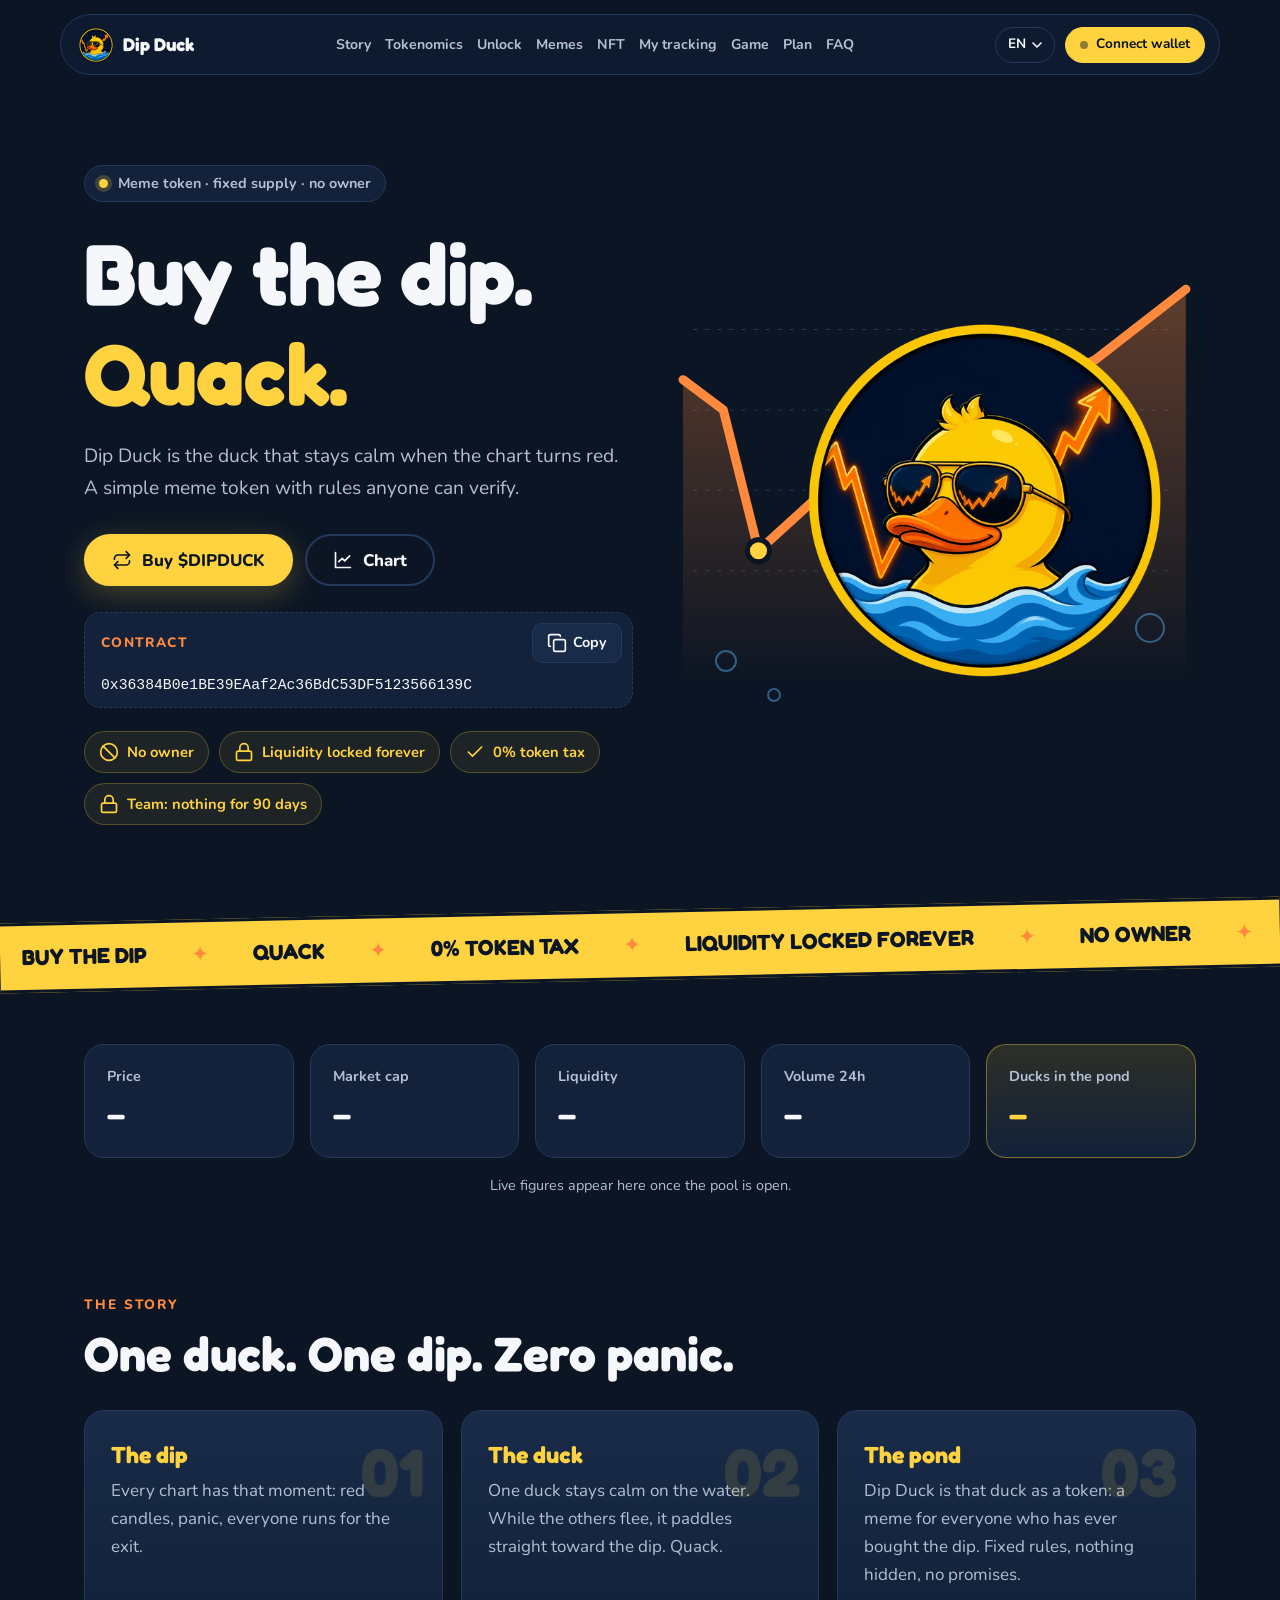
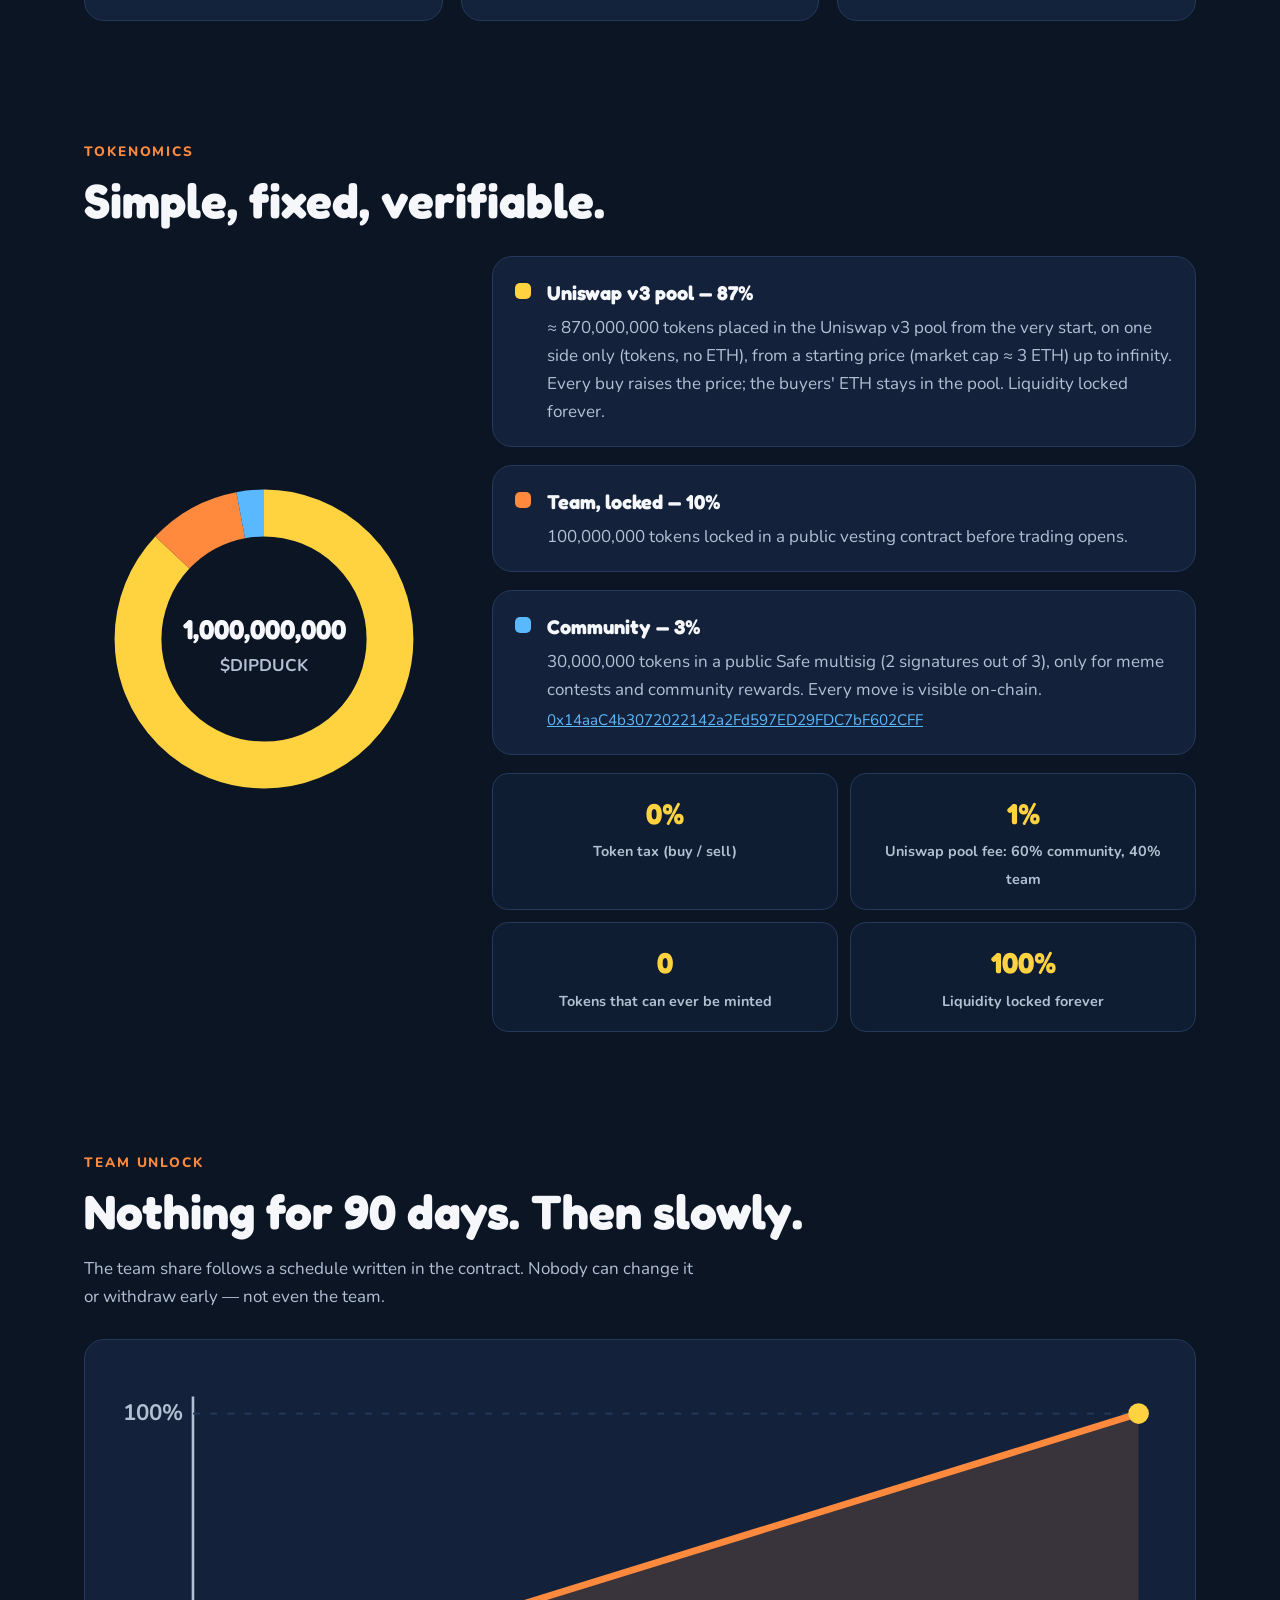
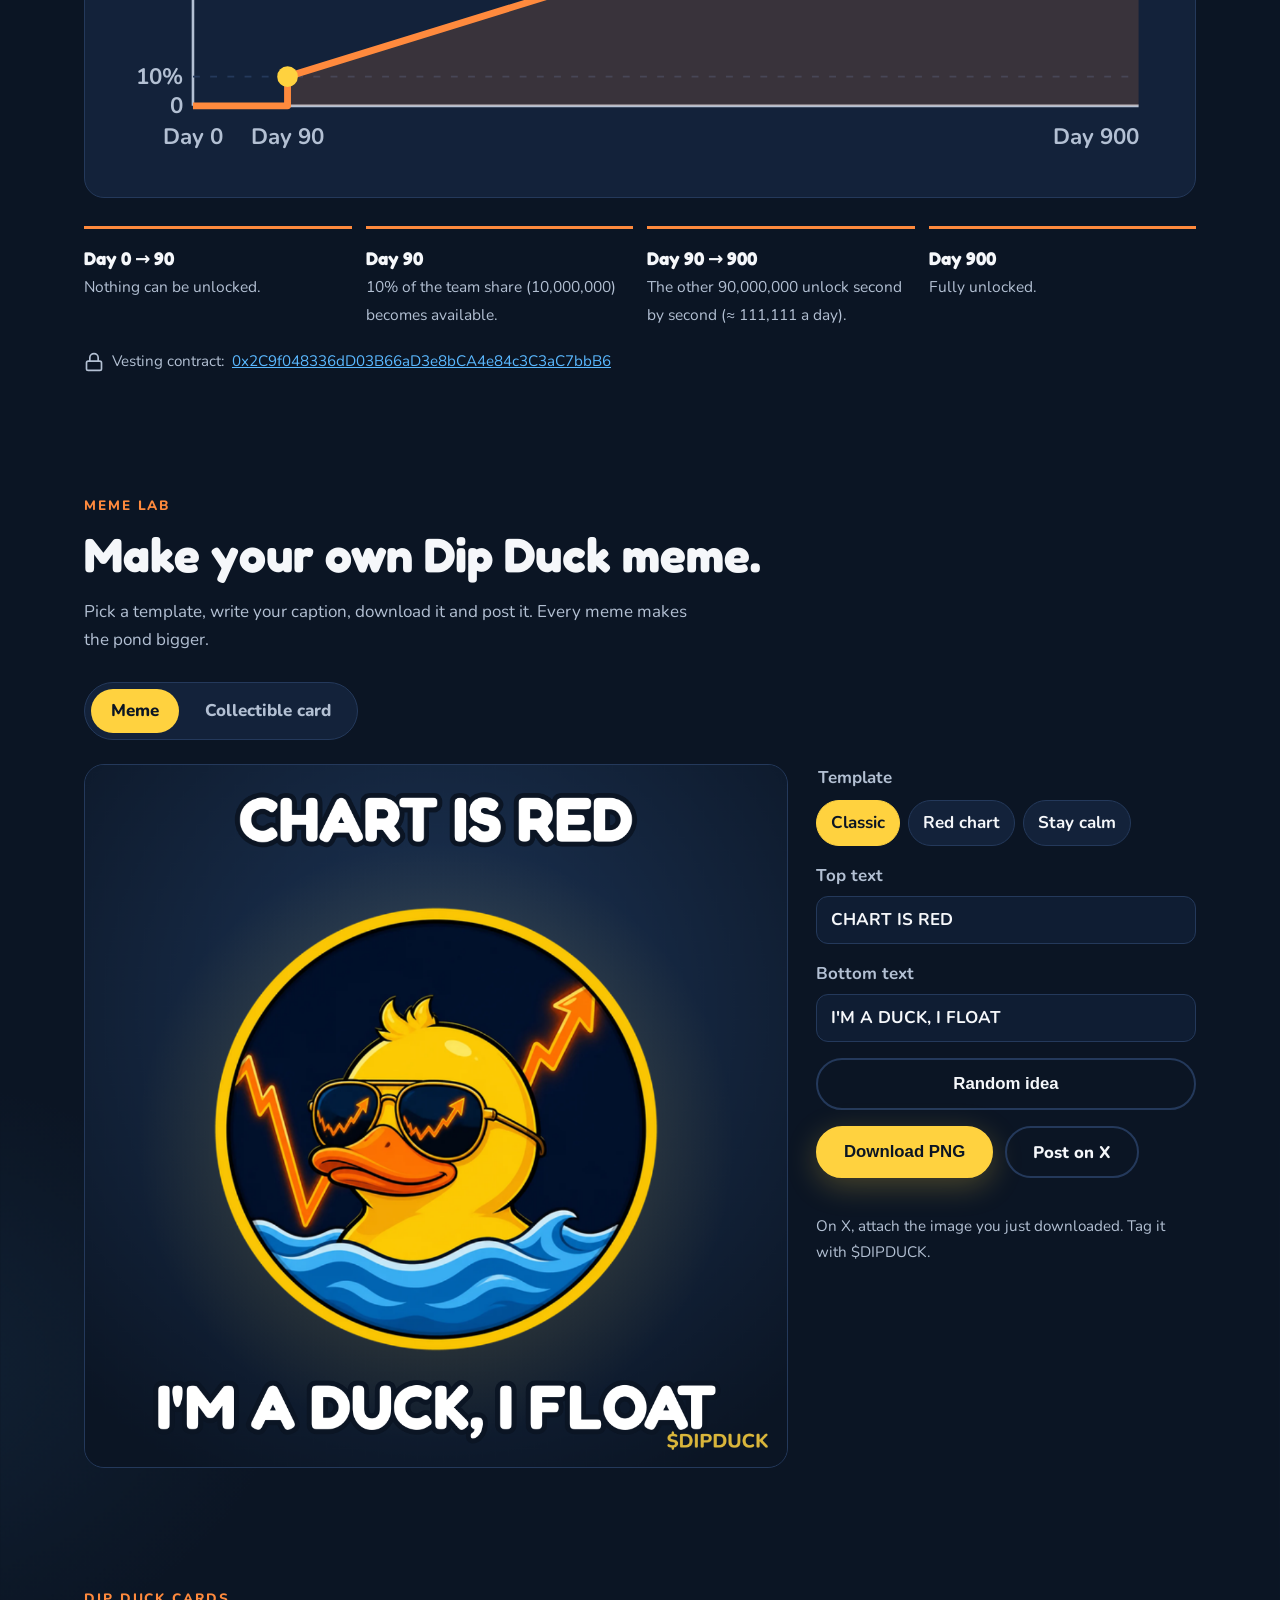
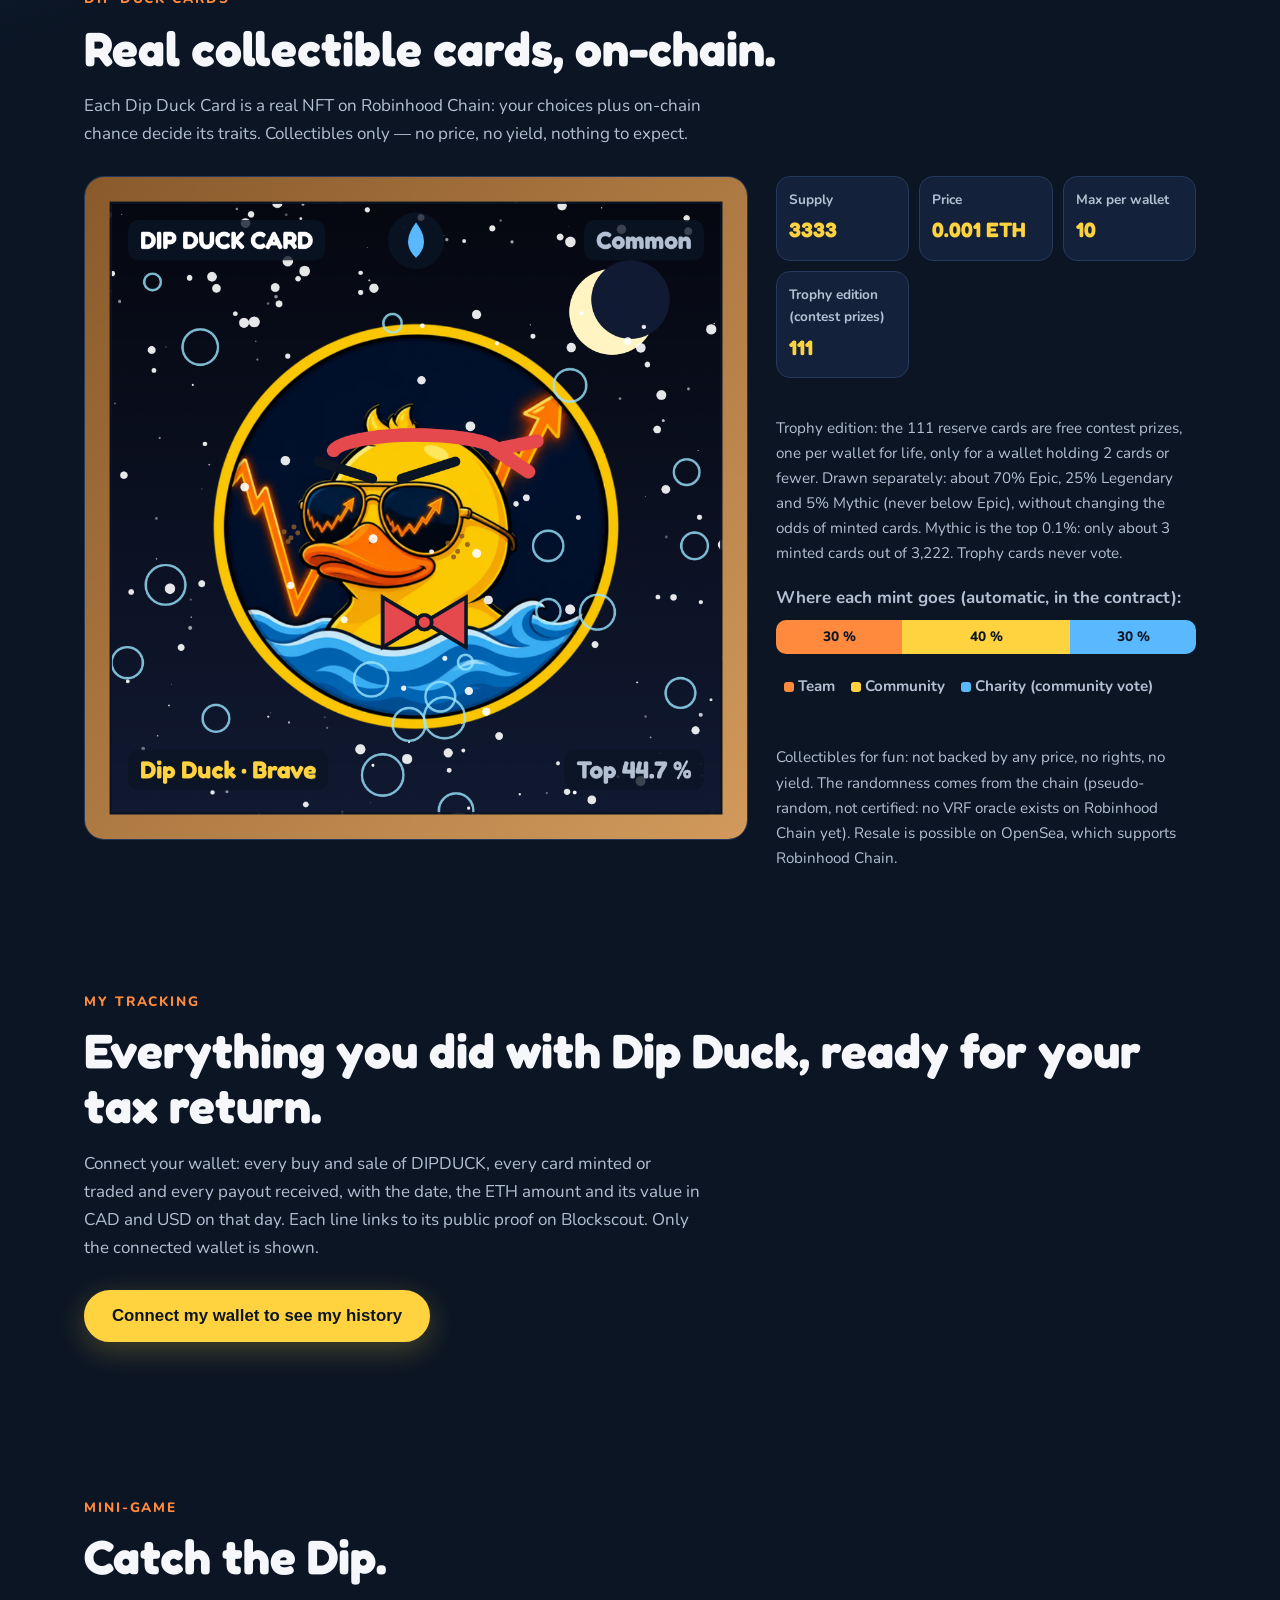
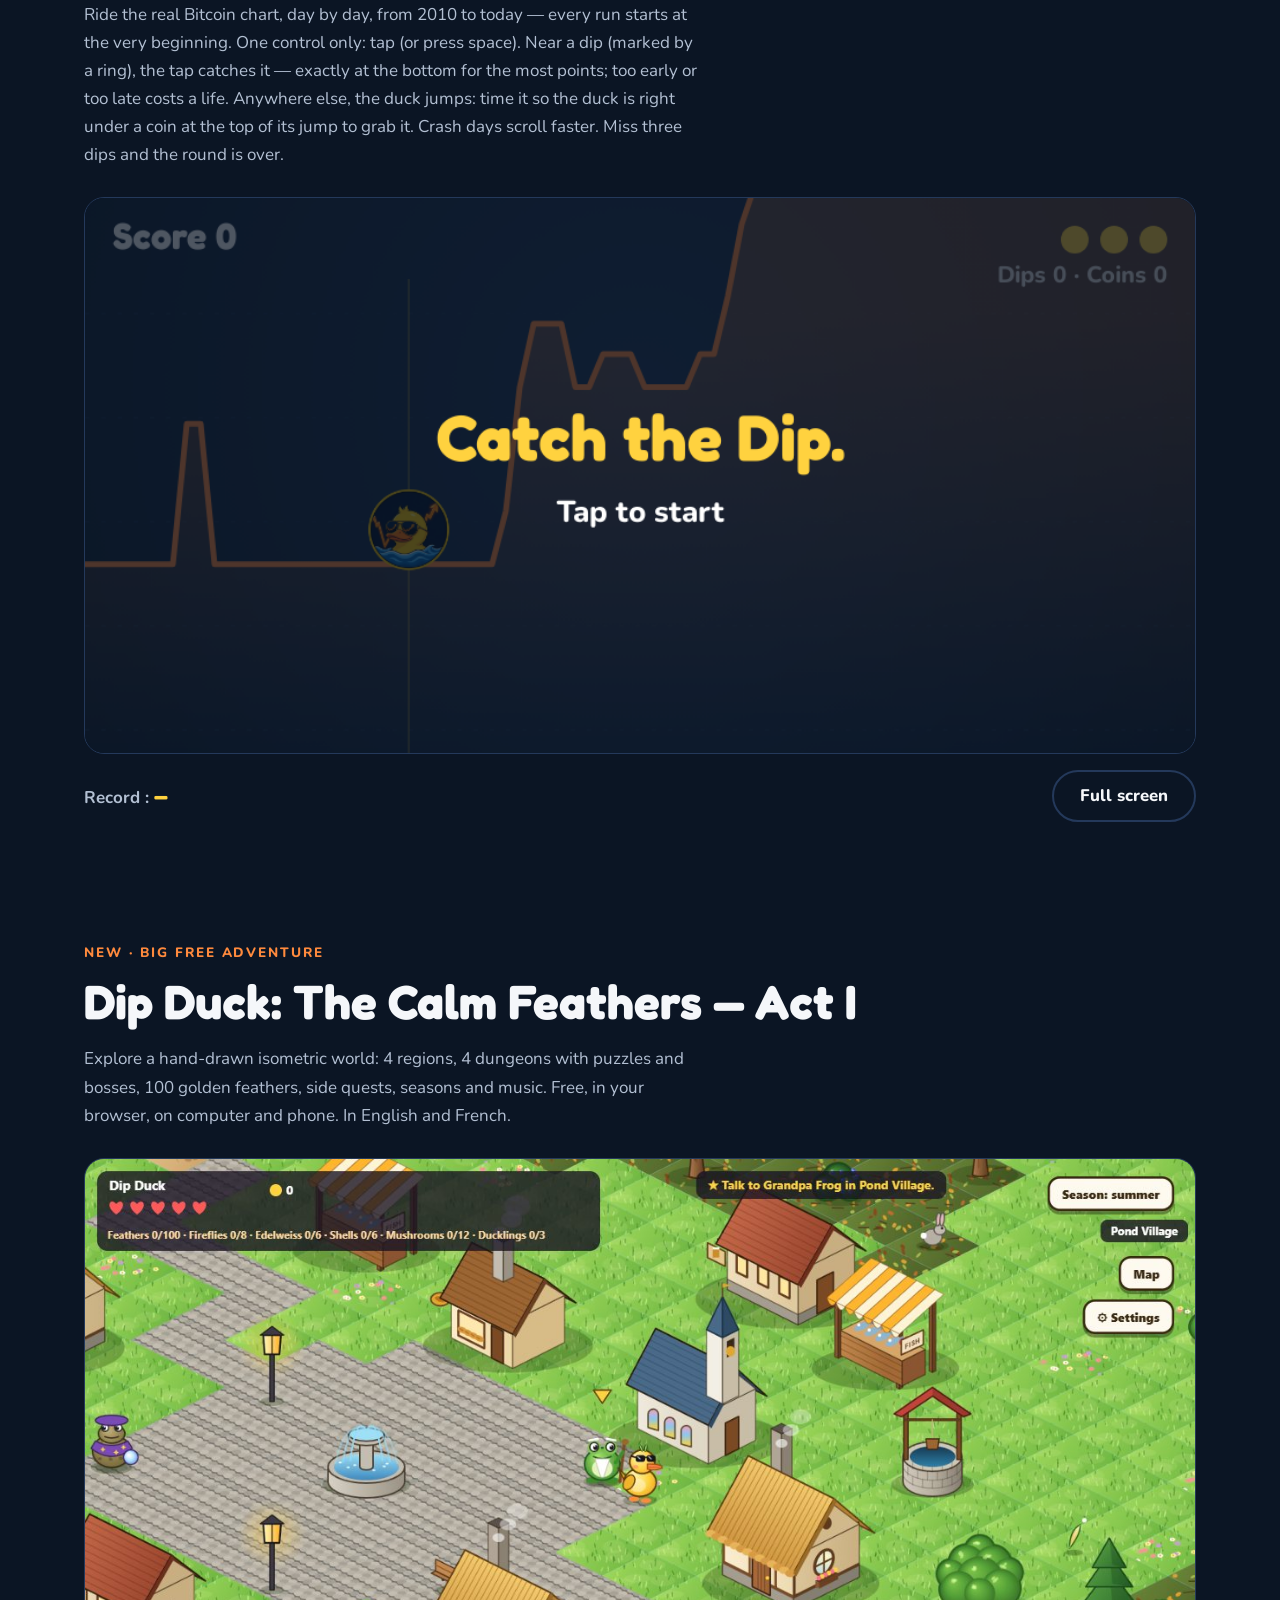
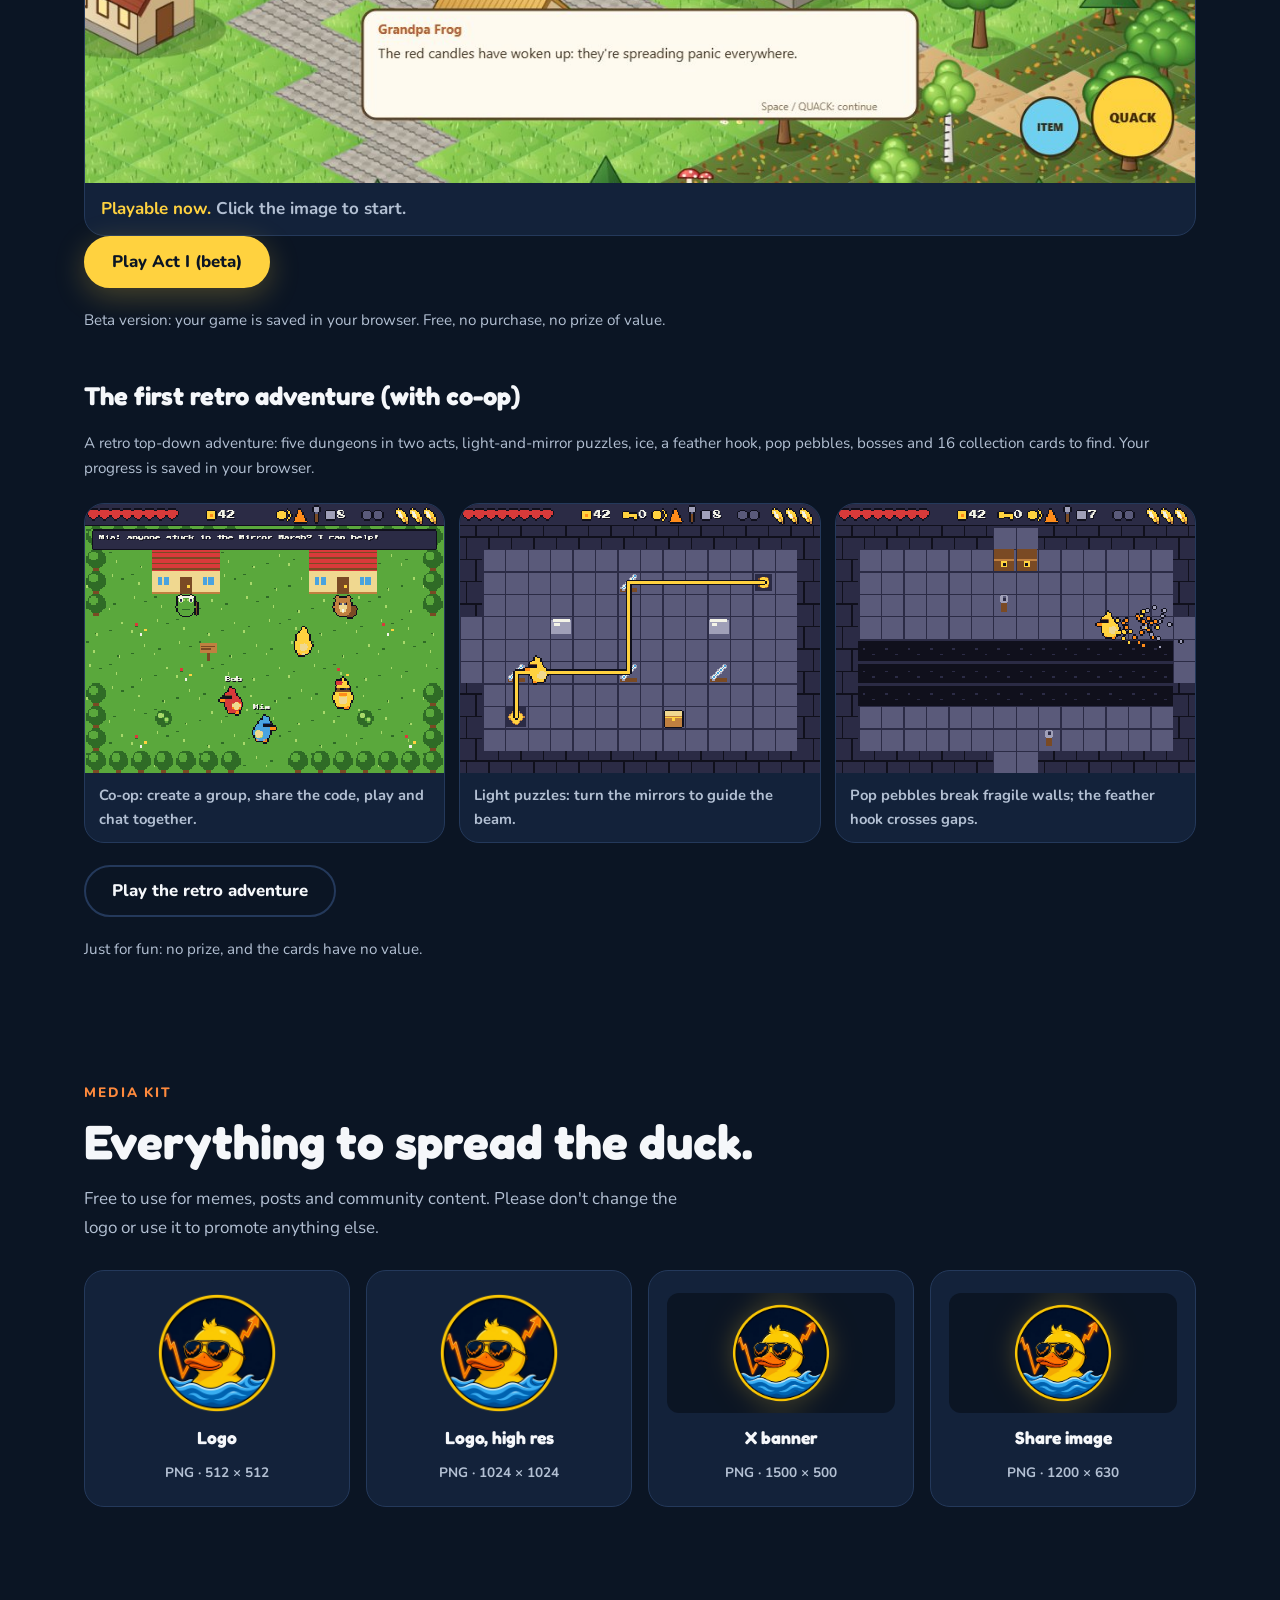
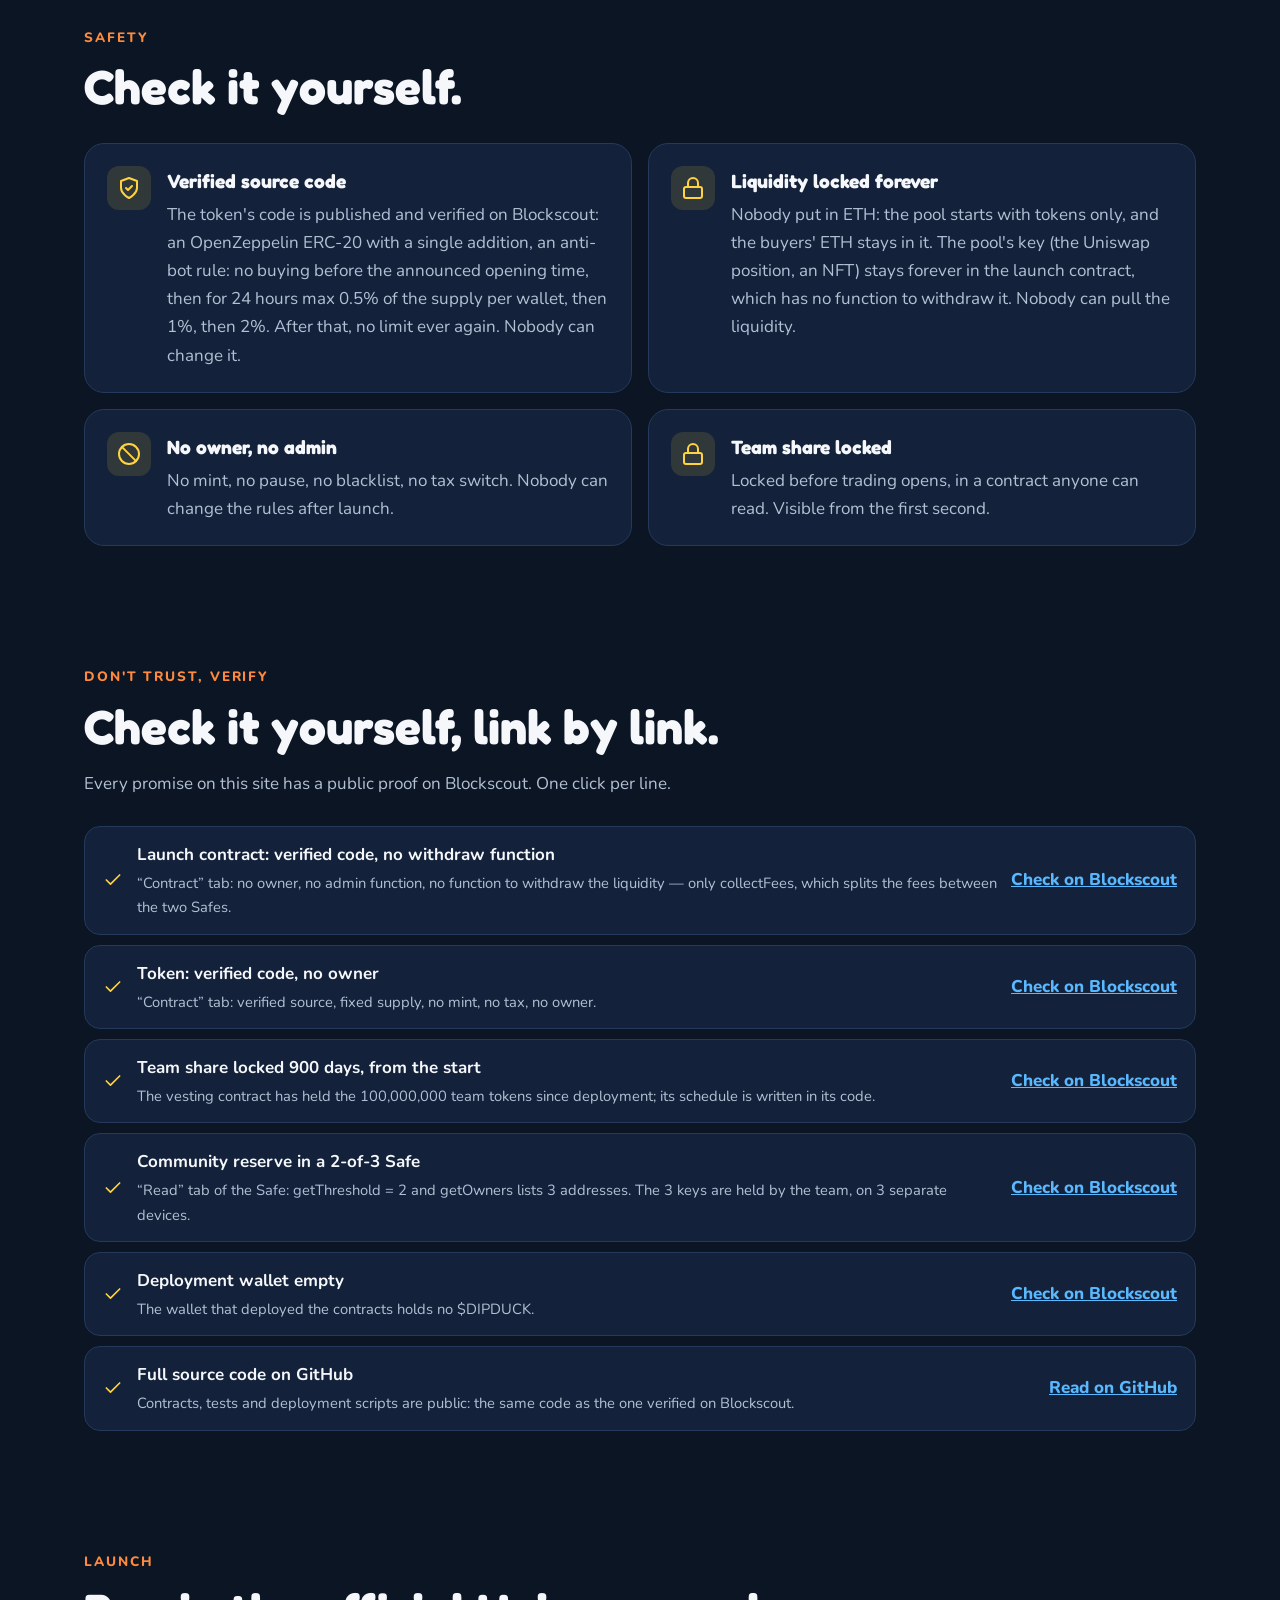
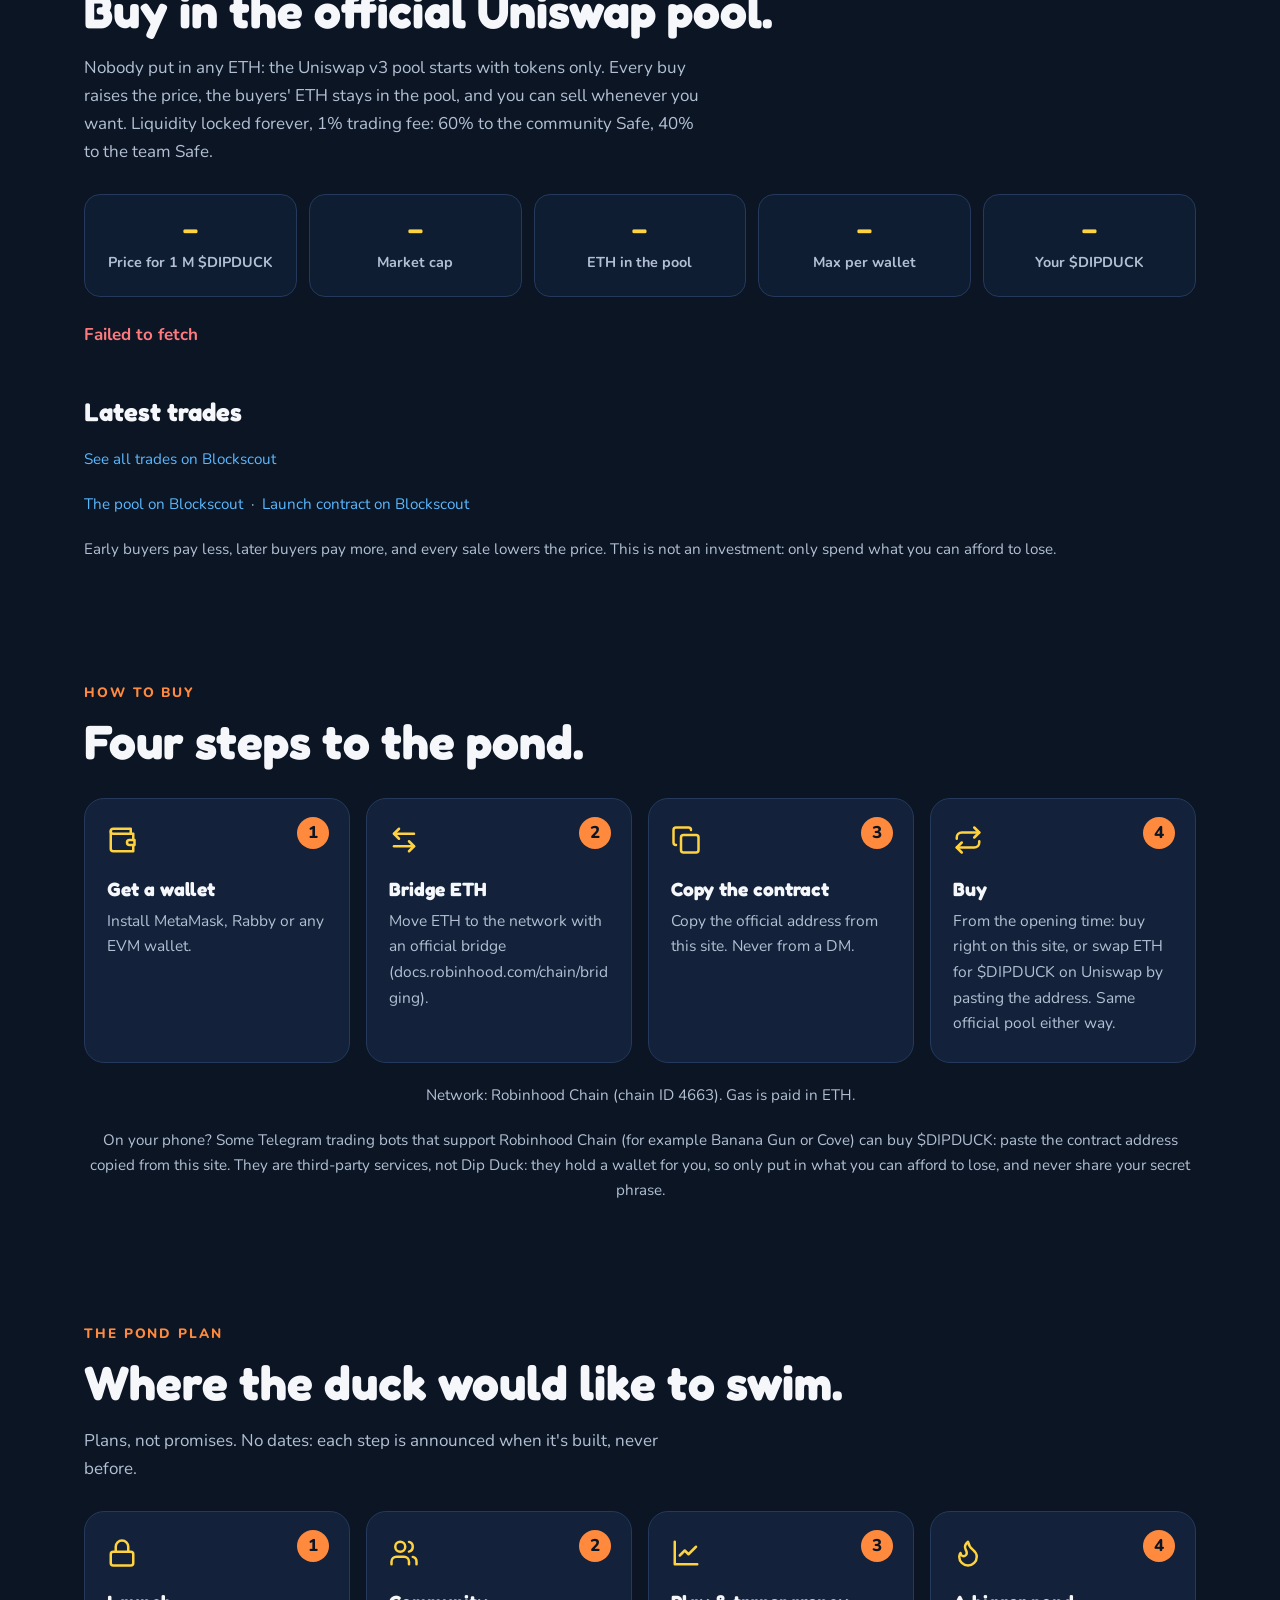
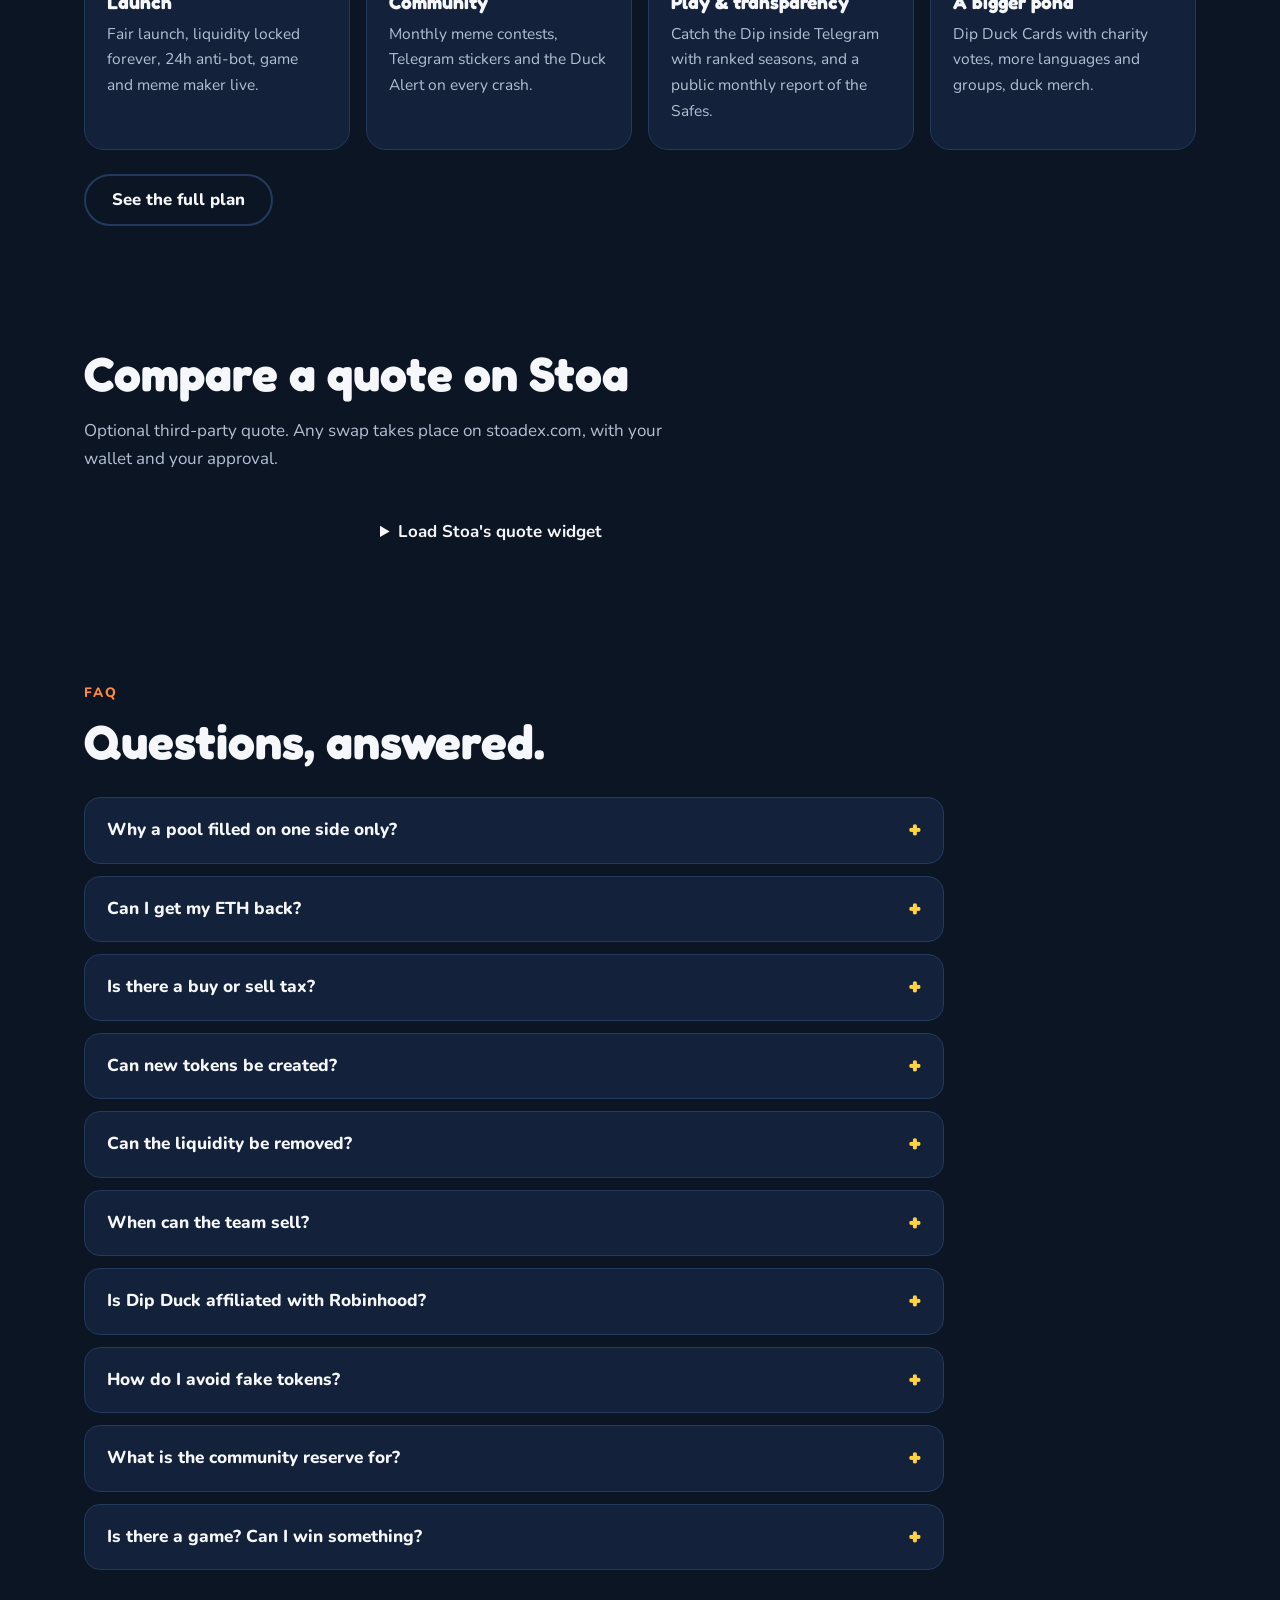
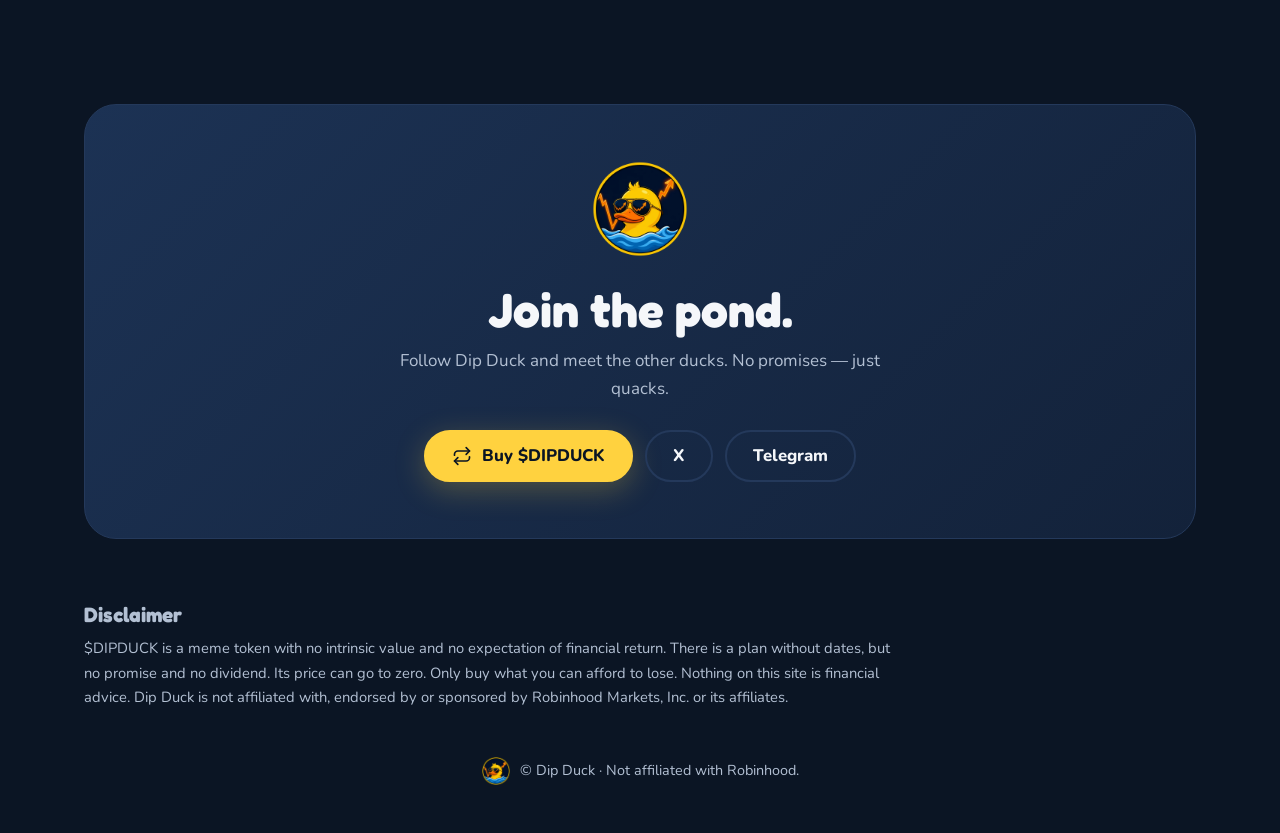
<file: public/index.html>
<!DOCTYPE html>
<html lang="en">
<head>
  <meta charset="utf-8">
  <meta name="viewport" content="width=device-width, initial-scale=1">
  <title>Dip Duck ($DIPDUCK) — Buy the dip. Quack.</title>
  <meta name="description" content="Dip Duck ($DIPDUCK) — a meme token. Fixed supply, no owner, no token tax, liquidity locked forever, team share locked. Not affiliated with Robinhood.">
  <meta property="og:title" content="Dip Duck ($DIPDUCK)">
  <meta property="og:description" content="The duck that buys every dip. Fixed supply, no owner, no token tax, liquidity locked forever.">
  <meta property="og:url" content="https://dipduck.xyz/">
  <meta property="og:image" content="https://dipduck.xyz/og-image.png">
  <meta name="twitter:card" content="summary_large_image">
  <meta name="twitter:site" content="@DipDuckToken">
  <meta name="twitter:image" content="https://dipduck.xyz/og-image.png">
  <link rel="canonical" href="https://dipduck.xyz/">
  <meta name="theme-color" content="#0B1524">
  <link rel="icon" href="favicon-48.png" type="image/png">
  <link rel="apple-touch-icon" href="apple-touch-icon.png">
  <link rel="preconnect" href="https://fonts.googleapis.com">
  <link rel="preconnect" href="https://fonts.gstatic.com" crossorigin>
  <link rel="stylesheet" href="https://fonts.googleapis.com/css2?family=Fredoka:wght@500;600;700&family=Nunito:wght@400;600;700;800&display=swap">
  <link rel="stylesheet" href="style.css?v=20261116b">
</head>
<body>
  <!-- Icônes (style Lucide), réutilisées avec <use> -->
  <svg width="0" height="0" style="position:absolute" aria-hidden="true">
    <defs>
      <symbol id="i-check" viewBox="0 0 24 24"><path d="M20 6 9 17l-5-5"/></symbol>
      <symbol id="i-lock" viewBox="0 0 24 24"><rect x="3" y="11" width="18" height="11" rx="2"/><path d="M7 11V7a5 5 0 0 1 10 0v4"/></symbol>
      <symbol id="i-flame" viewBox="0 0 24 24"><path d="M8.5 14.5A2.5 2.5 0 0 0 11 12c0-1.38-.5-2-1-3-1.072-2.143-.224-4.054 2-6 .5 2.5 2 4.9 4 6.5 2 1.6 3 3.5 3 5.5a7 7 0 1 1-14 0c0-1.153.433-2.294 1-3a2.5 2.5 0 0 0 2.5 2.5z"/></symbol>
      <symbol id="i-shield" viewBox="0 0 24 24"><path d="M12 22s8-4 8-10V5l-8-3-8 3v7c0 6 8 10 8 10z"/><path d="m9 12 2 2 4-4"/></symbol>
      <symbol id="i-ban" viewBox="0 0 24 24"><circle cx="12" cy="12" r="10"/><path d="m4.9 4.9 14.2 14.2"/></symbol>
      <symbol id="i-wallet" viewBox="0 0 24 24"><path d="M21 12V7H5a2 2 0 0 1 0-4h14v4"/><path d="M3 5v14a2 2 0 0 0 2 2h16v-5"/><path d="M18 12a2 2 0 0 0 0 4h4v-4Z"/></symbol>
      <symbol id="i-bridge" viewBox="0 0 24 24"><path d="M8 3 4 7l4 4"/><path d="M4 7h16"/><path d="m16 21 4-4-4-4"/><path d="M20 17H4"/></symbol>
      <symbol id="i-copy" viewBox="0 0 24 24"><rect x="8" y="8" width="14" height="14" rx="2"/><path d="M4 16c-1.1 0-2-.9-2-2V4c0-1.1.9-2 2-2h10c1.1 0 2 .9 2 2"/></symbol>
      <symbol id="i-swap" viewBox="0 0 24 24"><path d="m17 2 4 4-4 4"/><path d="M3 11v-1a4 4 0 0 1 4-4h14"/><path d="m7 22-4-4 4-4"/><path d="M21 13v1a4 4 0 0 1-4 4H3"/></symbol>
      <symbol id="i-chart" viewBox="0 0 24 24"><path d="M3 3v18h18"/><path d="m7 14 4-4 3 3 6-6"/></symbol>
      <symbol id="i-users" viewBox="0 0 24 24"><path d="M16 21v-2a4 4 0 0 0-4-4H6a4 4 0 0 0-4 4v2"/><circle cx="9" cy="7" r="4"/><path d="M22 21v-2a4 4 0 0 0-3-3.87"/><path d="M16 3.13a4 4 0 0 1 0 7.75"/></symbol>
    </defs>
  </svg>

  <header class="nav">
    <a class="brand" href="#top"><img src="logo.png" alt="" width="34" height="34"> <span>Dip Duck</span></a>
    <nav class="nav-links" aria-label="Sections">
      <a href="#story" data-i18n="navStory"></a>
      <a href="#tokenomics" data-i18n="navTokenomics"></a>
      <a href="#unlock" data-i18n="navUnlock"></a>
      <a href="#memes" data-i18n="navMemes"></a>
      <a href="#nft">NFT</a>
      <a href="#suivi" data-i18n="navTax"></a>
      <a href="#game" data-i18n="navGame"></a>
      <a href="#roadmap" data-i18n="navRoadmap"></a>
      <a href="#faq" data-i18n="navFaq"></a>
    </nav>
    <div class="nav-right">
      <div class="langs">
        <button type="button" class="lang-toggle" aria-haspopup="true" aria-expanded="false" aria-label="Language"><span class="lang-current">EN</span><svg class="lang-caret" viewBox="0 0 10 6" aria-hidden="true"><path d="M1 1l4 4 4-4" fill="none" stroke="currentColor" stroke-width="1.6" stroke-linecap="round" stroke-linejoin="round"/></svg></button>
        <div class="lang-menu" role="menu" hidden>
          <button type="button" role="menuitem" data-lang="en" data-short="EN">English</button>
          <button type="button" role="menuitem" data-lang="fr" data-short="FR">Français</button>
          <button type="button" role="menuitem" data-lang="es" data-short="ES">Español</button>
          <button type="button" role="menuitem" data-lang="zh" data-short="中文">中文</button>
        </div>
      </div>
      <button type="button" class="wallet-btn" id="wallet-btn" data-state="off"><span class="wallet-dot" aria-hidden="true"></span><span id="wallet-label"></span></button>
    </div>
  </header>

  <main id="top">
    <!-- HERO -->
    <section class="hero">
      <div class="hero-text">
        <p class="eyebrow"><span class="dot"></span> <span data-i18n="eyebrow"></span></p>
        <h1><span data-i18n="heroLine1"></span><br><span class="accent" data-i18n="heroLine2"></span></h1>
        <p class="lead" data-i18n="heroLead"></p>
        <div class="countdown" id="countdown" hidden>
          <span class="cd-title" data-i18n="cdTitle"></span>
          <div class="cd-boxes">
            <div><span class="cd-n" id="cd-d">0</span><span class="cd-l" data-i18n="cdDays"></span></div>
            <div><span class="cd-n" id="cd-h">00</span><span class="cd-l" data-i18n="cdHours"></span></div>
            <div><span class="cd-n" id="cd-m">00</span><span class="cd-l" data-i18n="cdMin"></span></div>
            <div><span class="cd-n" id="cd-s">00</span><span class="cd-l" data-i18n="cdSec"></span></div>
          </div>
        </div>
        <div class="actions">
          <a class="btn primary buy-link" target="_blank" rel="noopener"><svg class="ic"><use href="#i-swap"/></svg><span data-i18n="buy"></span></a>
          <a class="btn ghost chart-link" target="_blank" rel="noopener"><svg class="ic"><use href="#i-chart"/></svg><span data-i18n="chart"></span></a>
        </div>
        <div class="ca" id="ca">
          <span class="ca-label" data-i18n="contractLabel"></span>
          <code class="ca-value" id="ca-value"></code>
          <button type="button" class="ca-copy" id="copy" aria-label="Copy"><svg class="ic"><use href="#i-copy"/></svg><span data-i18n="copy"></span></button>
        </div>
        <ul class="badges">
          <li><svg class="ic"><use href="#i-ban"/></svg><span data-i18n="badgeOwner"></span></li>
          <li><svg class="ic"><use href="#i-lock"/></svg><span data-i18n="badgeLp"></span></li>
          <li><svg class="ic"><use href="#i-check"/></svg><span data-i18n="badgeTax"></span></li>
          <li><svg class="ic"><use href="#i-lock"/></svg><span data-i18n="badgeLock"></span></li>
        </ul>
      </div>

      <div class="hero-art" aria-hidden="true">
        <div class="bubble b1"></div><div class="bubble b2"></div><div class="bubble b3"></div>
        <svg viewBox="0 0 520 480" class="duck-scene">
          <defs>
            <linearGradient id="harea" x1="0" y1="0" x2="0" y2="1"><stop offset="0" stop-color="#FF8A3D" stop-opacity=".35"/><stop offset="1" stop-color="#FF8A3D" stop-opacity="0"/></linearGradient>
          </defs>
          <g class="grid">
            <path d="M20 80H500M20 160H500M20 240H500M20 320H500" />
          </g>
          <path class="chart-area" d="M10 130 L50 160 L85 300 L140 250 L300 170 L420 110 L510 40 L510 440 L10 440Z" fill="url(#harea)"/>
          <polyline class="chart-line" points="10,130 50,160 85,300 140,250 300,170 420,110 510,40"/>
          <circle class="dip-dot" cx="85" cy="300" r="11"/>
          <image class="duck" href="logo.png" x="130" y="70" width="360" height="360"/>
        </svg>
      </div>
    </section>

    <!-- BANDEAU -->
    <div class="marquee" aria-hidden="true">
      <div class="marquee-track" id="marquee"></div>
    </div>

    <!-- STATS EN DIRECT -->
    <section class="stats" aria-live="polite">
      <div class="stat"><span class="stat-label" data-i18n="statPrice"></span><span class="stat-value" id="s-price">—</span></div>
      <div class="stat"><span class="stat-label" data-i18n="statMcap"></span><span class="stat-value" id="s-mcap">—</span></div>
      <div class="stat"><span class="stat-label" data-i18n="statLiq"></span><span class="stat-value" id="s-liq">—</span></div>
      <div class="stat"><span class="stat-label" data-i18n="statVol"></span><span class="stat-value" id="s-vol">—</span></div>
      <div class="stat holders"><span class="stat-label" data-i18n="statHolders"></span><span class="stat-value" id="s-holders">—</span></div>
      <p class="stats-note" id="stats-note" data-i18n="statsSoon"></p>
    </section>

    <!-- HISTOIRE -->
    <section id="story" class="section">
      <p class="kicker" data-i18n="storyKicker"></p>
      <h2 data-i18n="storyTitle"></h2>
      <div class="story">
        <article class="story-card"><span class="story-num">01</span><h3 data-i18n="story1Title"></h3><p data-i18n="story1Text"></p></article>
        <article class="story-card"><span class="story-num">02</span><h3 data-i18n="story2Title"></h3><p data-i18n="story2Text"></p></article>
        <article class="story-card"><span class="story-num">03</span><h3 data-i18n="story3Title"></h3><p data-i18n="story3Text"></p></article>
      </div>
    </section>

    <!-- TOKENOMICS -->
    <section id="tokenomics" class="section">
      <p class="kicker" data-i18n="tokKicker"></p>
      <h2 data-i18n="tokTitle"></h2>
      <div class="tok">
        <figure class="donut">
          <svg viewBox="0 0 200 200" role="img" aria-labelledby="donut-title">
            <title id="donut-title">87% Uniswap v3 pool (locked forever), 10% team (locked), 3% community</title>
            <circle cx="100" cy="100" r="70" class="donut-track"/>
            <circle cx="100" cy="100" r="70" class="donut-pool" stroke-dasharray="382.64 439.82"/>
            <circle cx="100" cy="100" r="70" class="donut-team" stroke-dasharray="43.98 439.82" stroke-dashoffset="-382.64"/>
            <circle cx="100" cy="100" r="70" class="donut-community" stroke-dasharray="13.19 439.82" stroke-dashoffset="-426.62"/>
          </svg>
          <figcaption>
            <span class="donut-total">1,000,000,000</span>
            <span class="donut-sub">$DIPDUCK</span>
          </figcaption>
        </figure>
        <div class="tok-list">
          <div class="tok-row"><span class="swatch pool"></span><div><strong><span data-i18n="tokPool"></span> — 87%</strong><p data-i18n="tokPoolText"></p></div></div>
          <div class="tok-row"><span class="swatch team"></span><div><strong><span data-i18n="tokTeam"></span> — 10%</strong><p data-i18n="tokTeamText"></p></div></div>
          <div class="tok-row"><span class="swatch community"></span><div><strong><span data-i18n="tokCommunity"></span> — 3%</strong><p data-i18n="tokCommunityText"></p><p class="hint" id="community-line" hidden><a id="community-link" target="_blank" rel="noopener"></a></p></div></div>
          <div class="tok-facts">
            <div><span class="tf-v">0%</span><span class="tf-l" data-i18n="tfTax"></span></div>
            <div><span class="tf-v">1%</span><span class="tf-l" data-i18n="tfPoolFee"></span></div>
            <div><span class="tf-v">0</span><span class="tf-l" data-i18n="tfMint"></span></div>
            <div><span class="tf-v">100%</span><span class="tf-l" data-i18n="tfLp"></span></div>
          </div>
        </div>
      </div>
    </section>

    <!-- DÉBLOCAGE -->
    <section id="unlock" class="section">
      <p class="kicker" data-i18n="unlockKicker"></p>
      <h2 data-i18n="unlockTitle"></h2>
      <p class="section-lead" data-i18n="unlockLead"></p>
      <div class="unlock-chart">
        <svg viewBox="0 0 620 240" role="img" aria-labelledby="unlock-title">
          <title id="unlock-title">0% until day 90, 10% at day 90, then linear to 100% at day 900</title>
          <path class="axis" d="M50 200H600M50 200V20"/>
          <path class="guide" d="M50 30H600M50 183H600"/>
          <path class="unlock-area" d="M50 200 L105 200 L105 183 L600 30 L600 200Z"/>
          <path class="unlock-line" d="M50 200 L105 200 L105 183 L600 30"/>
          <circle class="unlock-dot" cx="105" cy="183" r="6"/>
          <circle class="unlock-dot" cx="600" cy="30" r="6"/>
          <text x="44" y="34" text-anchor="end">100%</text>
          <text x="44" y="187" text-anchor="end">10%</text>
          <text x="44" y="204" text-anchor="end">0</text>
          <text x="50" y="222" text-anchor="middle" data-i18n="axisD0"></text>
          <text x="105" y="222" text-anchor="middle" data-i18n="axisD90"></text>
          <text x="600" y="222" text-anchor="end" data-i18n="axisD900"></text>
        </svg>
      </div>
      <ol class="timeline">
        <li><span class="tl-when" data-i18n="unlock1Title"></span><span class="tl-what" data-i18n="unlock1Text"></span></li>
        <li><span class="tl-when" data-i18n="unlock2Title"></span><span class="tl-what" data-i18n="unlock2Text"></span></li>
        <li><span class="tl-when" data-i18n="unlock3Title"></span><span class="tl-what" data-i18n="unlock3Text"></span></li>
        <li><span class="tl-when" data-i18n="unlock4Title"></span><span class="tl-what" data-i18n="unlock4Text"></span></li>
      </ol>
      <p class="hint" id="vesting-line" hidden><svg class="ic"><use href="#i-lock"/></svg><span data-i18n="vestingContract"></span> <a id="vesting-link" target="_blank" rel="noopener"></a></p>
    </section>

    <!-- MÈMES -->
    <section id="memes" class="section">
      <p class="kicker" data-i18n="memesKicker"></p>
      <h2 data-i18n="memesTitle"></h2>
      <p class="section-lead" data-i18n="memesLead"></p>
      <div class="tabs" role="tablist">
        <button type="button" role="tab" data-tab="tab-meme" aria-selected="true"><span data-i18n="tabMeme"></span></button>
        <button type="button" role="tab" data-tab="tab-card" aria-selected="false"><span data-i18n="tabCard"></span></button>
      </div>
      <div id="tab-meme" role="tabpanel">
      <div class="meme">
        <canvas id="meme-canvas" width="1080" height="1080" aria-label="Meme preview"></canvas>
        <form class="meme-form" id="meme-form">
          <fieldset class="tpl">
            <legend data-i18n="memeTemplate"></legend>
            <label><input type="radio" name="tpl" value="classic" checked><span data-i18n="tplClassic"></span></label>
            <label><input type="radio" name="tpl" value="chart"><span data-i18n="tplChart"></span></label>
            <label><input type="radio" name="tpl" value="calm"><span data-i18n="tplCalm"></span></label>
          </fieldset>
          <label class="field"><span data-i18n="memeTop"></span><input type="text" id="meme-top" maxlength="60" autocomplete="off"></label>
          <label class="field"><span data-i18n="memeBottom"></span><input type="text" id="meme-bottom" maxlength="60" autocomplete="off"></label>
          <button type="button" class="btn ghost" id="meme-random"><span data-i18n="memeRandom"></span></button>
          <div class="actions">
            <button type="button" class="btn primary" id="meme-download"><span data-i18n="memeDownload"></span></button>
            <a class="btn ghost" id="meme-share" target="_blank" rel="noopener"><span data-i18n="memeShare"></span></a>
          </div>
          <p class="hint" data-i18n="memeHint"></p>
        </form>
      </div>
      </div>

      <div id="tab-card" role="tabpanel" hidden>
        <div class="meme">
          <canvas id="card-canvas" width="1080" height="1080" aria-label="Collectible card"></canvas>
          <form class="meme-form" id="card-form">
            <p class="hint" data-i18n="cardIntro"></p>
            <label class="field"><span data-i18n="cardName"></span><input type="text" name="name" maxlength="20" autocomplete="off"></label>
            <label class="field"><span data-i18n="cardMood"></span>
              <select name="mood">
                <option value="calm" data-i18n="mood_calm"></option>
                <option value="brave" data-i18n="mood_brave"></option>
                <option value="sleepy" data-i18n="mood_sleepy"></option>
                <option value="hungry" data-i18n="mood_hungry"></option>
              </select>
            </label>
            <label class="field"><span data-i18n="cardElement"></span>
              <select name="element">
                <option value="water" data-i18n="element_water"></option>
                <option value="fire" data-i18n="element_fire"></option>
                <option value="ice" data-i18n="element_ice"></option>
                <option value="thunder" data-i18n="element_thunder"></option>
              </select>
            </label>
            <label class="field"><span data-i18n="cardLucky"></span><input type="number" name="lucky" min="0" max="999" value="7" inputmode="numeric"></label>
            <button type="submit" class="btn primary"><span data-i18n="cardHatch"></span></button>
            <div id="card-result" hidden>
              <p class="tier-badge" id="card-tier"></p>
              <ul class="traits" id="card-traits"></ul>
              <div class="actions">
                <button type="button" class="btn ghost" id="card-download"><span data-i18n="memeDownload"></span></button>
                <a class="btn ghost" id="card-share" target="_blank" rel="noopener"><span data-i18n="memeShare"></span></a>
              </div>
            </div>
            <p class="hint" data-i18n="cardNote"></p>
          </form>
        </div>
      </div>
    </section>

    <!-- NFT : Dip Duck Cards -->
    <section id="nft" class="section">
      <p class="kicker">Dip Duck Cards</p>
      <h2 data-i18n="nftTitle"></h2>
      <p class="section-lead" data-i18n="nftLead"></p>
      <div class="nft-top">
        <canvas id="nft-preview" width="1080" height="1080" aria-label="Dip Duck Cards"></canvas>
        <div class="nft-panel">
          <div class="countdown" id="nft-countdown" hidden>
            <span class="cd-title" data-i18n="nftCdTitle"></span>
            <div class="cd-boxes">
              <div><span class="cd-n" id="nft-cd-d">0</span><span class="cd-l" data-i18n="cdDays"></span></div>
              <div><span class="cd-n" id="nft-cd-h">00</span><span class="cd-l" data-i18n="cdHours"></span></div>
              <div><span class="cd-n" id="nft-cd-m">00</span><span class="cd-l" data-i18n="cdMin"></span></div>
              <div><span class="cd-n" id="nft-cd-s">00</span><span class="cd-l" data-i18n="cdSec"></span></div>
            </div>
          </div>
          <ul class="nft-facts">
            <li><span data-i18n="nftSupply"></span><strong>3333</strong></li>
            <li><span data-i18n="nftPrice"></span><strong>0.001 ETH</strong></li>
            <li><span data-i18n="nftLimit"></span><strong>10</strong></li>
            <li><span data-i18n="nftTrophyFact"></span><strong>111</strong></li>
          </ul>
          <p class="hint" data-i18n="nftTrophyNote"></p>
          <div class="nft-split">
            <p data-i18n="nftSplitTitle"></p>
            <div class="split-bar"><span class="s-founders">30 %</span><span class="s-community">40 %</span><span class="s-charity">30 %</span></div>
            <p class="hint split-legend"><span class="split-key"><span class="dot-f"></span><span data-i18n="nftFounders"></span></span> <span class="split-key"><span class="dot-c"></span><span data-i18n="nftCommunity"></span></span> <span class="split-key"><span class="dot-h"></span><span data-i18n="nftCharity"></span></span></p>
          </div>

          <div id="nft-live" hidden>
            <div class="nft-progress-wrap">
              <span data-i18n="nftMinted"></span> <strong id="nft-minted">0 / 3 333</strong>
              <div class="nft-progress" id="nft-progress"></div>
            </div>
            <p class="tier-badge" id="nft-soldout" hidden><span data-i18n="nftSoldOut"></span></p>
            <form class="meme-form" id="nft-form" hidden>
              <label class="field"><span data-i18n="cardName"></span><input type="text" name="name" maxlength="20" pattern="[A-Za-z0-9 ._\-]{0,20}" autocomplete="off"></label>
              <label class="field"><span data-i18n="cardMood"></span>
                <select name="mood">
                  <option value="calm" data-i18n="mood_calm"></option>
                  <option value="brave" data-i18n="mood_brave"></option>
                  <option value="sleepy" data-i18n="mood_sleepy"></option>
                  <option value="hungry" data-i18n="mood_hungry"></option>
                </select>
              </label>
              <label class="field"><span data-i18n="cardElement"></span>
                <select name="element">
                  <option value="water" data-i18n="element_water"></option>
                  <option value="fire" data-i18n="element_fire"></option>
                  <option value="ice" data-i18n="element_ice"></option>
                  <option value="thunder" data-i18n="element_thunder"></option>
                </select>
              </label>
              <label class="field"><span data-i18n="cardLucky"></span><input type="number" name="lucky" min="0" max="999" value="7" inputmode="numeric"></label>
              <label class="field"><span data-i18n="nftQuantity"></span><input type="number" name="quantity" min="1" max="10" value="1" inputmode="numeric"></label>
              <button type="submit" class="btn primary"><span data-i18n="nftMint"></span></button>
            </form>
            <button type="button" class="btn ghost" id="nft-connect"><span data-i18n="nftConnect"></span></button>
            <p class="nft-status" id="nft-status" aria-live="polite"></p>
          </div>
          <a class="btn ghost" id="nft-opensea" target="_blank" rel="noopener" hidden>OpenSea</a>
          <p class="hint" data-i18n="nftNote"></p>
        </div>
      </div>

      <div id="nft-mine-wrap" hidden>
        <h3 class="sub" data-i18n="nftMine"></h3>
        <p class="hint" id="nft-mine-empty" data-i18n="nftMineEmpty"></p>
        <div class="nft-grid" id="nft-mine"></div>
      </div>

      <div class="nft-vote" id="nft-vote-wrap" hidden>
        <h3 class="sub" data-i18n="nftVoteTitle"></h3>
        <p class="section-lead" data-i18n="nftVoteLead"></p>
        <p class="round-title" id="round-title"></p>
        <p class="hint" id="vote-ends"></p>
        <ul class="vote-list" id="vote-list"></ul>
        <p class="hint" id="vote-upcoming" hidden></p>
        <button type="button" class="btn primary" id="vote-btn"><span data-i18n="nftVoteBtn"></span></button>
        <div id="past-rounds-wrap" hidden>
          <h4 class="mini" data-i18n="nftPastRounds"></h4>
          <ul class="past-rounds" id="past-rounds"></ul>
        </div>
      </div>

      <div class="nft-proposals" id="nft-proposals-wrap" hidden>
        <h3 class="sub" data-i18n="nftProposalsTitle"></h3>
        <p class="section-lead" data-i18n="nftProposalsLead"></p>
        <div class="proposals-layout">
          <form class="meme-form" id="proposal-form">
            <label class="field"><span data-i18n="nftPropName"></span><input type="text" name="name" maxlength="40" required autocomplete="off"></label>
            <label class="field"><span data-i18n="nftPropWallet"></span><input type="text" name="wallet" required pattern="0x[0-9a-fA-F]{40}" placeholder="0x…" autocomplete="off"></label>
            <label class="field"><span data-i18n="nftPropUrl"></span><input type="url" name="url" maxlength="200" required pattern="https://.+" placeholder="https://" autocomplete="off"></label>
            <label class="field"><span data-i18n="nftPropText"></span><textarea name="description" maxlength="280" rows="4" required></textarea></label>
            <button type="submit" class="btn primary"><span data-i18n="nftPropose"></span></button>
            <p class="hint" data-i18n="nftProposeRules"></p>
            <p class="hint" id="proposal-deposit"></p>
          </form>
          <div>
            <p class="hint" id="proposal-empty" data-i18n="nftNoProposals"></p>
            <ul class="proposal-list" id="proposal-list"></ul>
          </div>
        </div>
      </div>

      <div class="treasury" id="nft-treasury" hidden>
        <h3 class="sub" data-i18n="nftTreasury"></h3>
        <p class="section-lead" data-i18n="nftTreasuryLead"></p>
        <div class="tok-facts">
          <div><span class="tf-v" id="tr-founders">—</span><span class="tf-l" data-i18n="nftFoundersOwed"></span><button type="button" class="btn ghost small" id="withdraw-founders" data-i18n="nftWithdraw"></button></div>
          <div><span class="tf-v" id="tr-community">—</span><span class="tf-l" data-i18n="nftCommunityOwed"></span><button type="button" class="btn ghost small" id="withdraw-community" data-i18n="nftWithdraw"></button></div>
          <div><span class="tf-v" id="tr-pending">—</span><span class="tf-l" data-i18n="nftPendingPots"></span></div>
          <div><span class="tf-v" id="tr-owed-total">—</span><span class="tf-l" data-i18n="nftOwedTotal"></span></div>
          <div><span class="tf-v" id="tr-released">—</span><span class="tf-l" data-i18n="nftCharityPaid"></span></div>
        </div>
        <button type="button" class="btn primary small" id="close-rounds" hidden><span data-i18n="nftCloseRounds"></span></button>
        <div id="tr-payees-wrap" hidden>
          <h4 class="mini" data-i18n="nftPayeesTitle"></h4>
          <ul class="past-rounds" id="tr-payees"></ul>
        </div>
        <form class="meme-form" id="withdraw-form">
          <label class="field"><span data-i18n="nftWithdrawAny"></span><input type="text" name="payee" required pattern="0x[0-9a-fA-F]{40}" placeholder="0x…" autocomplete="off"></label>
          <button type="submit" class="btn ghost small"><span data-i18n="nftWithdraw"></span></button>
        </form>
        <p class="hint"><a id="tr-contract" target="_blank" rel="noopener" data-i18n="nftContractLink"></a></p>
      </div>
    </section>

    <!-- MON SUIVI (déclaration) -->
    <section id="suivi" class="section">
      <p class="kicker" data-i18n="taxKicker"></p>
      <h2 data-i18n="taxTitle"></h2>
      <p class="section-lead" data-i18n="taxLead"></p>
      <p class="hint" id="tax-soon" data-i18n="taxSoon"></p>
      <div id="tax-tool" hidden>
        <div class="tax-form">
          <button type="button" class="btn primary" id="tax-connect"><span data-i18n="taxConnect"></span></button>
          <p class="hint" id="tax-account" hidden></p>
        </div>
        <p class="nft-status" id="tax-status" aria-live="polite"></p>
        <div id="tax-result" hidden>
          <div class="tax-bar">
            <label class="level-pick"><span data-i18n="taxYear"></span> <select id="tax-year"></select></label>
            <button type="button" class="btn ghost small" id="tax-csv"><span data-i18n="taxCsv"></span></button>
          </div>
          <div class="tok-facts tax-totals">
            <div><span class="tf-v" id="tax-count">0</span><span class="tf-l" data-i18n="taxOps"></span></div>
            <div><span class="tf-v" id="tax-in">—</span><span class="tf-l" data-i18n="taxTotalIn"></span></div>
            <div><span class="tf-v" id="tax-out">—</span><span class="tf-l" data-i18n="taxTotalOut"></span></div>
            <div><span class="tf-v" id="tax-fees">—</span><span class="tf-l" data-i18n="taxTotalFees"></span></div>
          </div>
          <p class="hint" id="tax-empty" data-i18n="taxEmpty"></p>
          <div class="tax-table-wrap">
            <table class="tax-table">
              <thead>
                <tr>
                  <th data-i18n="taxColDate"></th><th data-i18n="taxColOp"></th><th data-i18n="taxColDetail"></th>
                  <th data-i18n="taxColIn"></th><th data-i18n="taxColOut"></th><th data-i18n="taxColFee"></th>
                  <th>CAD</th><th>USD</th><th data-i18n="taxColProof"></th>
                </tr>
              </thead>
              <tbody id="tax-body"></tbody>
            </table>
          </div>
          <p class="hint" data-i18n="taxNote"></p>
        </div>
      </div>
    </section>

    <!-- JEU -->
    <section id="game" class="section">
      <p class="kicker" data-i18n="gameKicker"></p>
      <h2 data-i18n="gameTitle"></h2>
      <p class="section-lead" data-i18n="gameLead"></p>
      <div class="game-wrap">
        <canvas id="game-canvas" width="960" height="480" aria-label="Catch the Dip"></canvas>
      </div>
      <div class="game-bar">
        <span><span data-i18n="gameBest"></span> : <strong id="game-best">0</strong></span>
        <a class="btn ghost" id="game-share" target="_blank" rel="noopener" hidden><span data-i18n="gameShare"></span></a>
        <a class="btn ghost" href="game.html" target="_blank" rel="noopener"><span data-i18n="gameFull"></span></a>
      </div>
    </section>

    <!-- JEU D'AVENTURE -->
    <section id="adventure" class="section">
      <p class="kicker" data-i18n="jeuKicker"></p>
      <h2 data-i18n="jeuTitle"></h2>
      <p class="section-lead" data-i18n="jeuLead"></p>
      <a class="adv-feature" href="jeu/" target="_blank" rel="noopener">
        <img src="jeu-acte1.jpg?v=1" alt="Dip Duck: The Calm Feathers, Act I: Dip Duck talks to Grandpa Frog in the isometric Pond Village" width="1280" height="720" loading="lazy">
        <span class="adv-feature-cap"><strong data-i18n="advFeatureTitle"></strong> <span data-i18n="advFeatureCap"></span></span>
      </a>
      <div class="actions">
        <a class="btn primary" href="jeu/" target="_blank" rel="noopener"><span data-i18n="jeuPlay"></span></a>
      </div>
      <p class="hint" data-i18n="jeuNote"></p>

      <h3 class="sub" data-i18n="advOldTitle"></h3>
      <p class="hint" data-i18n="advLead"></p>
      <div class="adv-gallery">
        <figure><img src="adventure-coop.png?v=1" alt="Co-op: three ducks in the village, with a chat message" width="768" height="576" loading="lazy"><figcaption data-i18n="advShotCoop"></figcaption></figure>
        <figure><img src="adventure-light.png?v=1" alt="Light puzzle: a beam bounces on mirrors to reach the crystal" width="768" height="576" loading="lazy"><figcaption data-i18n="advShotLight"></figcaption></figure>
        <figure><img src="adventure-pebble.png?v=1" alt="A pop pebble breaks a fragile wall next to deep pits" width="768" height="576" loading="lazy"><figcaption data-i18n="advShotPebble"></figcaption></figure>
      </div>
      <div class="actions">
        <a class="btn ghost" href="adventure.html" target="_blank" rel="noopener"><span id="adv-play" data-i18n="advPlay"></span></a>
      </div>
      <p class="hint" data-i18n="advNote"></p>
    </section>

    <!-- CLASSEMENT DU JEU (on-chain) -->
    <section id="leaderboard" class="section" hidden>
      <p class="kicker" data-i18n="lbKicker"></p>
      <h2 data-i18n="lbTitle"></h2>
      <p class="section-lead" data-i18n="lbLead"></p>
      <p class="hint" id="lb-season"></p>
      <div class="actions">
        <button type="button" class="btn primary" id="lb-ranked"><span data-i18n="lbRankedBtn"></span></button>
      </div>
      <div class="lb-submit" id="lb-submit-wrap" hidden>
        <p class="round-title" id="lb-result"></p>
        <label class="field"><span data-i18n="lbNick"></span><input type="text" id="lb-nick" maxlength="16" pattern="[A-Za-z0-9 ._\-]{0,16}" autocomplete="off"></label>
        <button type="button" class="btn primary" id="lb-submit"><span data-i18n="lbSubmit"></span></button>
      </div>
      <p class="nft-status" id="lb-status" aria-live="polite"></p>
      <p class="hint" id="lb-empty" data-i18n="lbEmpty" hidden></p>
      <div class="tax-table-wrap">
        <table class="tax-table lb-table">
          <thead><tr><th>#</th><th data-i18n="lbPlayer"></th><th data-i18n="lbReached"></th><th data-i18n="gameDips"></th><th data-i18n="gameCoins"></th><th data-i18n="gameScore"></th></tr></thead>
          <tbody id="lb-body"></tbody>
        </table>
      </div>
      <div id="lb-previous-wrap" hidden>
        <h4 class="mini" id="lb-previous-title"></h4>
        <div class="tax-table-wrap">
          <table class="tax-table lb-table">
            <thead><tr><th>#</th><th data-i18n="lbPlayer"></th><th data-i18n="lbReached"></th><th data-i18n="gameDips"></th><th data-i18n="gameCoins"></th><th data-i18n="gameScore"></th></tr></thead>
            <tbody id="lb-previous"></tbody>
          </table>
        </div>
      </div>
      <p class="hint" data-i18n="lbNote"></p>
    </section>

    <!-- KIT MÉDIA -->
    <section id="kit" class="section">
      <p class="kicker" data-i18n="kitKicker"></p>
      <h2 data-i18n="kitTitle"></h2>
      <p class="section-lead" data-i18n="kitLead"></p>
      <div class="kit">
        <a class="kit-card" href="logo.png" download="dipduck-logo-512.png"><img src="logo.png" alt="" width="120" height="120"><strong data-i18n="kitLogo"></strong><span>PNG · 512 × 512</span></a>
        <a class="kit-card" href="logo-1024.png" download="dipduck-logo-1024.png"><img src="logo.png" alt="" width="120" height="120"><strong data-i18n="kitLogoHd"></strong><span>PNG · 1024 × 1024</span></a>
        <button type="button" class="kit-card" id="kit-banner"><img src="og-image.png" alt="" width="240" height="126"><strong data-i18n="kitBanner"></strong><span>PNG · 1500 × 500</span></button>
        <a class="kit-card" href="og-image.png" download="dipduck-share-1200x630.png"><img src="og-image.png" alt="" width="240" height="126"><strong data-i18n="kitOg"></strong><span>PNG · 1200 × 630</span></a>
      </div>
    </section>

    <!-- SÉCURITÉ -->
    <section class="section">
      <p class="kicker" data-i18n="safeKicker"></p>
      <h2 data-i18n="safeTitle"></h2>
      <ul class="checks">
        <li><svg class="ic"><use href="#i-shield"/></svg><div><strong data-i18n="safe1Title"></strong><p data-i18n="safe1Text"></p></div></li>
        <li><svg class="ic"><use href="#i-lock"/></svg><div><strong data-i18n="safe2Title"></strong><p data-i18n="safe2Text"></p></div></li>
        <li><svg class="ic"><use href="#i-ban"/></svg><div><strong data-i18n="safe3Title"></strong><p data-i18n="safe3Text"></p></div></li>
        <li><svg class="ic"><use href="#i-lock"/></svg><div><strong data-i18n="safe4Title"></strong><p data-i18n="safe4Text"></p></div></li>
      </ul>
    </section>

    <!-- VÉRIFIE TOI-MÊME : un lien Blockscout par promesse (lignes remplies depuis CONFIG) -->
    <section id="verify" class="section">
      <p class="kicker" data-i18n="verifyKicker"></p>
      <h2 data-i18n="verifyTitle"></h2>
      <p class="section-lead" data-i18n="verifyLead"></p>
      <p class="hint" id="verify-empty" data-i18n="verifyEmpty"></p>
      <ul class="verify-list">
        <li id="v-launcher" hidden><svg class="ic"><use href="#i-check"/></svg><div><strong data-i18n="vLauncherTitle"></strong><p data-i18n="vLauncherText"></p></div><a target="_blank" rel="noopener" data-i18n="verifyOpen"></a></li>
        <li id="v-token" hidden><svg class="ic"><use href="#i-check"/></svg><div><strong data-i18n="vTokenTitle"></strong><p data-i18n="vTokenText"></p></div><a target="_blank" rel="noopener" data-i18n="verifyOpen"></a></li>
        <li id="v-position" hidden><svg class="ic"><use href="#i-check"/></svg><div><strong data-i18n="vPositionTitle"></strong><p data-i18n="vPositionText"></p></div><a target="_blank" rel="noopener" data-i18n="verifyOpen"></a></li>
        <li id="v-pool" hidden><svg class="ic"><use href="#i-check"/></svg><div><strong data-i18n="vPoolTitle"></strong><p data-i18n="vPoolText"></p></div><a target="_blank" rel="noopener" data-i18n="verifyOpen"></a></li>
        <li id="v-vesting" hidden><svg class="ic"><use href="#i-check"/></svg><div><strong data-i18n="vVestingTitle"></strong><p data-i18n="vVestingText"></p></div><a target="_blank" rel="noopener" data-i18n="verifyOpen"></a></li>
        <li id="v-safe" hidden><svg class="ic"><use href="#i-check"/></svg><div><strong data-i18n="vSafeTitle"></strong><p data-i18n="vSafeText"></p></div><a target="_blank" rel="noopener" data-i18n="verifyOpen"></a></li>
        <li id="v-fees" hidden><svg class="ic"><use href="#i-check"/></svg><div><strong data-i18n="vFeesTitle"></strong><p data-i18n="vFeesText"></p></div><span class="verify-links"><a id="v-fees-community" target="_blank" rel="noopener" data-i18n="verifyFeesCommunity"></a><a id="v-fees-team" target="_blank" rel="noopener" data-i18n="verifyFeesTeam"></a></span></li>
        <li id="v-deployer" hidden><svg class="ic"><use href="#i-check"/></svg><div><strong data-i18n="vDeployerTitle"></strong><p data-i18n="vDeployerText"></p></div><a target="_blank" rel="noopener" data-i18n="verifyOpen"></a></li>
        <li id="v-source" hidden><svg class="ic"><use href="#i-check"/></svg><div><strong data-i18n="vSourceTitle"></strong><p data-i18n="vSourceText"></p></div><a target="_blank" rel="noopener" data-i18n="verifyGithub"></a></li>
      </ul>
    </section>

    <!-- LANCEMENT : pool Uniswap v3 rempli d'un seul côté (on-chain) -->
    <section id="launch" class="section" hidden>
      <p class="kicker" data-i18n="launchKicker"></p>
      <h2 data-i18n="launchTitle"></h2>
      <p class="section-lead" data-i18n="launchLead"></p>
      <div class="countdown" id="launch-countdown" hidden>
        <span class="cd-title" data-i18n="launchOpensIn"></span>
        <div class="cd-boxes">
          <div><span class="cd-n" id="launch-cd-d">0</span><span class="cd-l" data-i18n="cdDays"></span></div>
          <div><span class="cd-n" id="launch-cd-h">00</span><span class="cd-l" data-i18n="cdHours"></span></div>
          <div><span class="cd-n" id="launch-cd-m">00</span><span class="cd-l" data-i18n="cdMin"></span></div>
          <div><span class="cd-n" id="launch-cd-s">00</span><span class="cd-l" data-i18n="cdSec"></span></div>
        </div>
      </div>
      <p class="hint" id="launch-opens" hidden></p>
      <div class="tok-facts launch-facts">
        <div><span class="tf-v" id="launch-price">—</span><span class="tf-l" data-i18n="launchPrice"></span></div>
        <div><span class="tf-v" id="launch-mcap">—</span><span class="tf-l" data-i18n="launchMcap"></span></div>
        <div><span class="tf-v" id="launch-eth">—</span><span class="tf-l" data-i18n="launchPoolEth"></span></div>
        <div><span class="tf-v" id="launch-limit">—</span><span class="tf-l" data-i18n="launchLimit"></span><span class="launch-when" id="launch-limit-when"></span></div>
        <div><span class="tf-v" id="launch-mine">—</span><span class="tf-l" data-i18n="launchMine"></span></div>
      </div>
      <div class="launch-trade" id="launch-trade" hidden>
        <form class="meme-form launch-box" id="launch-buy-form">
          <h3 data-i18n="launchBuyTitle"></h3>
          <label class="field"><span data-i18n="launchEthAmount"></span><input type="text" name="eth" inputmode="decimal" placeholder="0.01" autocomplete="off"></label>
          <p class="hint" id="launch-buy-quote" aria-live="polite"></p>
          <button type="submit" class="btn primary"><span data-i18n="launchBuyBtn"></span></button>
        </form>
        <form class="meme-form launch-box" id="launch-sell-form">
          <h3 data-i18n="launchSellTitle"></h3>
          <div class="launch-row">
            <label class="field"><span data-i18n="launchTokenAmount"></span><input type="text" name="tokens" inputmode="decimal" placeholder="1000000" autocomplete="off"></label>
            <button type="button" class="btn ghost small" id="launch-sell-max" data-i18n="launchMax"></button>
          </div>
          <p class="hint" id="launch-sell-quote" aria-live="polite"></p>
          <button type="submit" class="btn ghost"><span data-i18n="launchSellBtn"></span></button>
        </form>
        <label class="field launch-slippage"><span data-i18n="launchSlippage"></span><input type="number" id="launch-slippage" min="0.1" max="20" step="0.1" value="1" inputmode="decimal"></label>
      </div>
      <div class="actions">
        <button type="button" class="btn ghost" id="launch-connect" hidden><span data-i18n="nftConnect"></span></button>
        <a class="btn ghost" id="launch-uniswap" target="_blank" rel="noopener" hidden><svg class="ic"><use href="#i-swap"/></svg><span data-i18n="launchUniswap"></span></a>
      </div>
      <p class="nft-status" id="launch-status" aria-live="polite"></p>
      <h3 class="sub" data-i18n="launchFeedTitle"></h3>
      <p class="hint" id="launch-feed-empty" data-i18n="launchFeedEmpty" hidden></p>
      <p class="hint" id="launch-feed-error" data-i18n="launchFeedError" hidden></p>
      <div class="tax-table-wrap" id="launch-feed-wrap" hidden>
        <table class="tax-table launch-table">
          <thead><tr><th data-i18n="launchFeedType"></th><th class="num">ETH</th><th class="num">$DIPDUCK</th><th data-i18n="launchFeedTime"></th><th data-i18n="launchFeedWallet"></th></tr></thead>
          <tbody id="launch-feed-body"></tbody>
        </table>
      </div>
      <p class="hint"><a id="launch-feed-all" target="_blank" rel="noopener" data-i18n="launchFeedAll"></a></p>
      <p class="hint"><a id="launch-pool" target="_blank" rel="noopener" data-i18n="launchPoolLink"></a> · <a id="launch-contract" target="_blank" rel="noopener" data-i18n="launchContractLink"></a></p>
      <p class="hint" data-i18n="launchNote"></p>
    </section>

    <!-- ACHETER -->
    <section id="buy" class="section">
      <p class="kicker" data-i18n="howKicker"></p>
      <h2 data-i18n="howTitle"></h2>
      <div class="steps">
        <article class="step"><span class="step-n">1</span><svg class="ic big"><use href="#i-wallet"/></svg><h3 data-i18n="how1Title"></h3><p data-i18n="how1"></p></article>
        <article class="step"><span class="step-n">2</span><svg class="ic big"><use href="#i-bridge"/></svg><h3 data-i18n="how2Title"></h3><p data-i18n="how2"></p></article>
        <article class="step"><span class="step-n">3</span><svg class="ic big"><use href="#i-copy"/></svg><h3 data-i18n="how3Title"></h3><p data-i18n="how3"></p></article>
        <article class="step"><span class="step-n">4</span><svg class="ic big"><use href="#i-swap"/></svg><h3 data-i18n="how4Title"></h3><p data-i18n="how4"></p></article>
      </div>
      <p class="hint center" data-i18n="network"></p>
      <p class="hint center" data-i18n="botsHint"></p>
    </section>

    <!-- PLAN DE L'ÉTANG (grandes lignes ; détail sur roadmap.html) -->
    <section id="roadmap" class="section">
      <p class="kicker" data-i18n="rmKicker"></p>
      <h2 data-i18n="rmTitle"></h2>
      <p class="section-lead" data-i18n="rmLead"></p>
      <div class="steps">
        <article class="step"><span class="step-n">1</span><svg class="ic big"><use href="#i-lock"/></svg><h3 data-i18n="rm1Title"></h3><p data-i18n="rm1Text"></p></article>
        <article class="step"><span class="step-n">2</span><svg class="ic big"><use href="#i-users"/></svg><h3 data-i18n="rm2Title"></h3><p data-i18n="rm2Text"></p></article>
        <article class="step"><span class="step-n">3</span><svg class="ic big"><use href="#i-chart"/></svg><h3 data-i18n="rm3Title"></h3><p data-i18n="rm3Text"></p></article>
        <article class="step"><span class="step-n">4</span><svg class="ic big"><use href="#i-flame"/></svg><h3 data-i18n="rm4Title"></h3><p data-i18n="rm4Text"></p></article>
      </div>
      <div class="actions rm-more"><a class="btn ghost" href="roadmap.html" data-i18n="rmMore"></a></div>
    </section>

    <!-- Optional quote-only embed; swaps open separately on Stoa. -->
    <section id="stoa-quote" class="section">
      <h2 data-i18n="stoaTitle">Compare a quote on Stoa</h2>
      <p class="section-lead" data-i18n="stoaLead">Optional third-party quote. Any swap takes place on stoadex.com, with your wallet and your approval.</p>
      <details class="stoa-panel">
        <summary data-i18n="stoaShow">Load Stoa's quote widget</summary>
        <iframe id="stoa-frame" data-src="https://stoadex.com/embed/swap/robinhood/0x36384B0e1BE39EAaf2Ac36BdC53DF5123566139C?pay=ETH&amp;ref=0x8c14cc5e5e5dd597fedb1107e598fedefac4b305" width="420" height="330" title="DIPDUCK quote on Stoa — Robinhood Chain" loading="lazy" referrerpolicy="strict-origin-when-cross-origin"></iframe>
        <p class="hint"><a href="https://stoadex.com/embed/swap/robinhood/0x36384B0e1BE39EAaf2Ac36BdC53DF5123566139C?pay=ETH&amp;ref=0x8c14cc5e5e5dd597fedb1107e598fedefac4b305" target="_blank" rel="noopener noreferrer" data-i18n="stoaOpen">Open the quote separately</a></p>
        <p class="hint" data-i18n="stoaReferral">The integration maintainer may receive a share of Stoa's fee through this referral. This is not an endorsement or a promise of price.</p>
      </details>
    </section>

    <!-- FAQ -->
    <section id="faq" class="section">
      <p class="kicker">FAQ</p>
      <h2 data-i18n="faqTitle"></h2>
      <div class="faq">
        <details><summary data-i18n="q8"></summary><p data-i18n="a8"></p></details>
        <details><summary data-i18n="q10"></summary><p data-i18n="a10"></p></details>
        <details><summary data-i18n="q1"></summary><p data-i18n="a1"></p></details>
        <details><summary data-i18n="q2"></summary><p data-i18n="a2"></p></details>
        <details><summary data-i18n="q3"></summary><p data-i18n="a3"></p></details>
        <details><summary data-i18n="q4"></summary><p data-i18n="a4"></p></details>
        <details><summary data-i18n="q5"></summary><p data-i18n="a5"></p></details>
        <details><summary data-i18n="q6"></summary><p data-i18n="a6"></p></details>
        <details><summary data-i18n="q7"></summary><p data-i18n="a7"></p></details>
        <details><summary data-i18n="q11"></summary><p data-i18n="a11"></p></details>
      </div>
    </section>

    <!-- COMMUNAUTÉ -->
    <section class="cta-band">
      <img src="logo.png" alt="" width="96" height="96">
      <h2 data-i18n="ctaTitle"></h2>
      <p data-i18n="ctaText"></p>
      <div class="actions">
        <a class="btn primary buy-link" target="_blank" rel="noopener"><svg class="ic"><use href="#i-swap"/></svg><span data-i18n="buy"></span></a>
        <a class="btn ghost" id="x-link" target="_blank" rel="noopener" hidden>X</a>
        <a class="btn ghost" id="tg-link" target="_blank" rel="noopener" hidden>Telegram</a>
      </div>
    </section>

    <section class="disclaimer">
      <h2 data-i18n="disclaimerTitle"></h2>
      <p data-i18n="disclaimer"></p>
    </section>
  </main>

  <footer>
    <img src="logo.png" alt="" width="28" height="28">
    <p>© Dip Duck · <span data-i18n="footer"></span></p>
  </footer>

  <script src="i18n.js?v=20261116c"></script>
  <script src="canvas-art.js?v=20261030b"></script>
  <script src="app.js?v=20261114a"></script>
  <script src="lang-menu.js?v=20261103a"></script>
  <script src="launch.js?v=20261114a"></script>
  <script src="memes.js?v=20261030b"></script>
  <script src="cards.js?v=20261030b"></script>
  <script src="nft.js?v=20261030b"></script>
  <script src="eth-history.js?v=20261030b"></script>
  <script src="tax.js?v=20261030b"></script>
  <script src="btc-history.js?v=20261030b"></script>
  <script src="game.js?v=20261030b"></script>
  <script src="leaderboard.js?v=20261030b"></script>
  <script src="wallet.js?v=20261030b"></script>
  <script>
    // le grand jeu s'ouvre dans la langue du site (anglais si espagnol ou chinois)
    document.addEventListener("click", (e) => { const a = e.target.closest('a[href^="jeu/"]'); if (a) a.href = "jeu/?lang=" + (document.documentElement.lang.startsWith("fr") ? "fr" : "en"); });
  </script>
  <script src="stoa-widget.js?v=20261121a" defer></script>
</body>
</html>
</file>
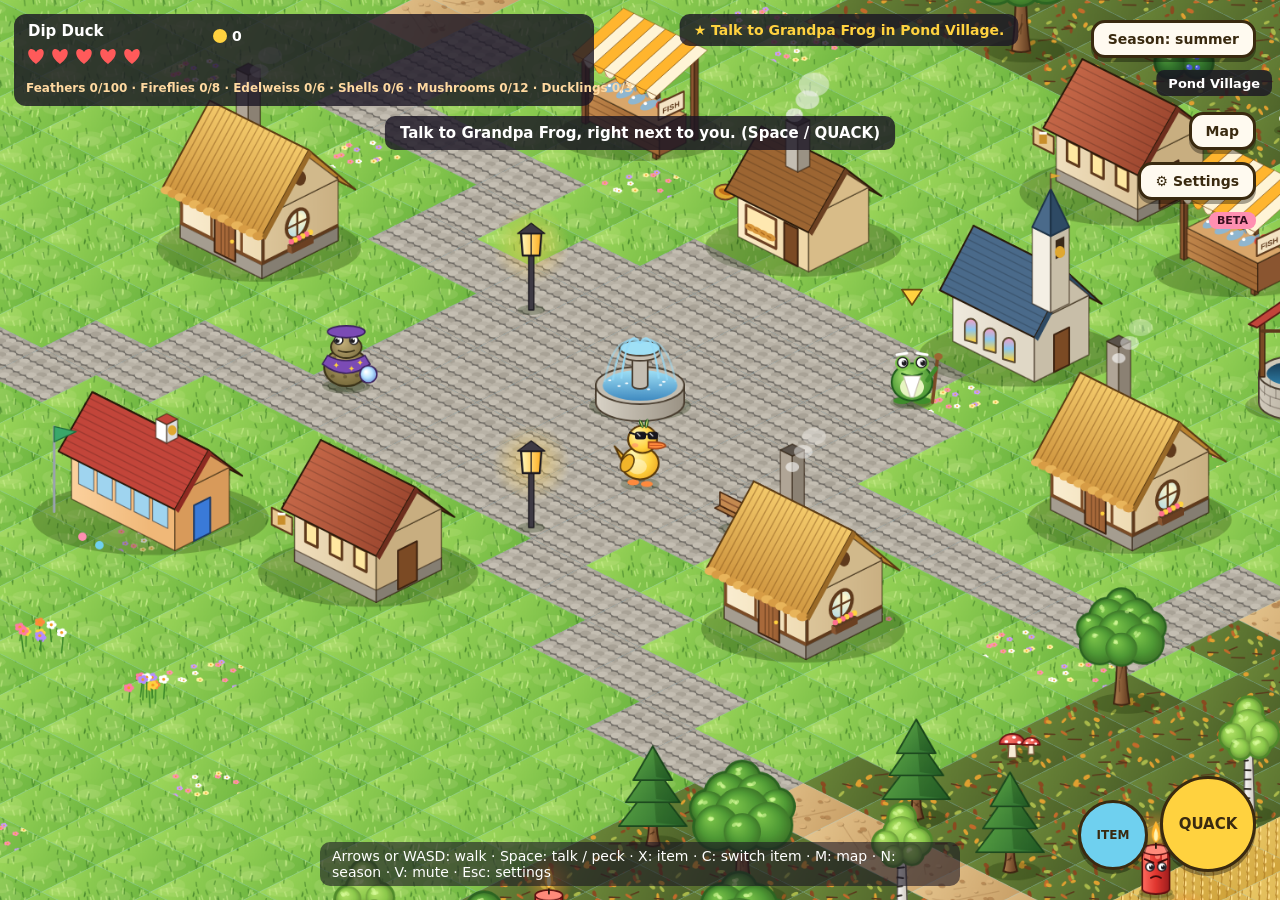
<file: public/jeu/index.html>
<!DOCTYPE html>
<html lang="fr">
<head>
  <meta charset="utf-8">
  <meta name="viewport" content="width=device-width, initial-scale=1, maximum-scale=1, user-scalable=no">
  <title>Dip Duck : Les Plumes du Calme — Acte I (bêta)</title>
  <meta name="description" content="Dip Duck : Les Plumes du Calme — une grande aventure gratuite dans le navigateur : 4 régions, 4 donjons, des boss, des énigmes. Version bêta.">
  <meta property="og:title" content="Dip Duck : Les Plumes du Calme — Acte I (bêta)">
  <meta property="og:description" content="Une grande aventure gratuite : 4 régions, 4 donjons, des boss. Jouez dans le navigateur.">
  <meta property="og:image" content="https://dipduck.xyz/jeu/apercu.jpg">
  <link rel="icon" href="../favicon-48.png">
  <style>
    html, body { margin: 0; height: 100%; overflow: hidden; background: #1a2030; font-family: "Nunito", system-ui, sans-serif; touch-action: none; user-select: none; -webkit-user-select: none; }
    canvas { display: block; width: 100vw; height: 100vh; }
    .btn { position: fixed; border: 3px solid #3a2a10; border-radius: 50%; font: 800 15px system-ui, sans-serif; color: #3a2a10; box-shadow: 0 4px 0 rgba(0,0,0,.35); cursor: pointer; }
    #quack { right: 24px; bottom: 28px; width: 96px; height: 96px; background: #ffd23f; }
    #saison { right: 24px; top: 20px; border-radius: 14px; padding: 8px 14px; background: #fffaf0; font-size: 14px; }
    #objet { right: 132px; bottom: 30px; width: 70px; height: 70px; background: #6fd0ef; font-size: 12px; }
    #reglages { right: 24px; top: 162px; border-radius: 14px; padding: 8px 14px; background: #fffaf0; font-size: 14px; }
    #panneau { position: fixed; inset: 0; display: none; align-items: center; justify-content: center; background: rgba(10,10,20,.55); z-index: 10; }
    #panneau.ouvert { display: flex; }
    #panneau .boite { background: #fffaf0; border: 4px solid #5a4326; border-radius: 18px; padding: 22px 26px; width: min(92vw, 420px); color: #3d2a12; font: 600 15px system-ui, sans-serif; box-shadow: 0 8px 0 rgba(0,0,0,.3); }
    #panneau h2 { margin: 0 0 14px; font-size: 22px; }
    #panneau label { display: grid; grid-template-columns: 120px 1fr 44px; align-items: center; gap: 10px; margin: 12px 0; }
    #panneau input[type=range] { width: 100%; accent-color: #e0a830; height: 28px; }
    #panneau .val { text-align: right; font-variant-numeric: tabular-nums; }
    #panneau .ligne { display: flex; gap: 10px; margin-top: 16px; }
    #panneau button { flex: 1; border: 3px solid #3a2a10; border-radius: 12px; padding: 10px; font: 800 15px system-ui, sans-serif; background: #ffd23f; color: #3a2a10; cursor: pointer; }
    #panneau button.gris { background: #e8dcc4; }
    #panneau .petit { font: 500 13px system-ui, sans-serif; margin: 14px 0 0; color: #5a4326; }
    #panneau .petit a { color: #b8602a; }
    #beta { position: fixed; right: 24px; top: 212px; background: #ff8fb1; color: #3a1020; font: 800 11px system-ui, sans-serif; padding: 2px 8px; border-radius: 8px; pointer-events: none; }
    @media (max-width: 760px) { #beta { right: auto; left: 14px; top: auto; bottom: 200px; } }
    #carte { right: 24px; top: 112px; border-radius: 14px; padding: 8px 14px; background: #fffaf0; font-size: 14px; }
    #stick { position: fixed; left: 26px; bottom: 26px; width: 150px; height: 150px; border-radius: 50%; background: rgba(25,20,35,.3); border: 3px solid rgba(255,255,255,.65); display: none; }
    #knob { position: absolute; left: 45px; top: 45px; width: 60px; height: 60px; border-radius: 50%; background: rgba(255,255,255,.88); }
    @media (pointer: coarse) { #stick { display: block; } }
    #aide { position: fixed; left: 50%; bottom: 14px; transform: translateX(-50%); color: #fff; font-size: 14px; background: rgba(25,20,35,.6); padding: 6px 12px; border-radius: 10px; }
    @media (pointer: coarse) { #aide { display: none; } }
    @media (max-width: 760px) {
      #saison, #carte, #reglages { right: 8px; font-size: 11px; padding: 5px 9px; }
      #saison { top: 10px; } #carte { top: 44px; } #reglages { top: 78px; }
      #quack { width: 84px; height: 84px; right: 14px; bottom: 18px; } #objet { right: 108px; bottom: 22px; width: 62px; height: 62px; }
    }
  </style>
</head>
<body>
  <canvas id="jeu"></canvas>
  <div id="beta">BÊTA</div>
  <button class="btn" id="saison" type="button">Saison : été</button>
  <button class="btn" id="carte" type="button">Carte</button>
  <button class="btn" id="reglages" type="button">⚙ Réglages</button>
  <div id="panneau" role="dialog" aria-modal="true" aria-labelledby="titre-reglages">
    <div class="boite">
      <h2 id="titre-reglages">Réglages du son</h2>
      <label>Volume général <input type="range" min="0" max="100" data-v="general"><span class="val"></span></label>
      <label>Musique <input type="range" min="0" max="100" data-v="musique"><span class="val"></span></label>
      <label>Bruitages <input type="range" min="0" max="100" data-v="effets"><span class="val"></span></label>
      <label>Ambiance <input type="range" min="0" max="100" data-v="ambiance"><span class="val"></span></label>
      <div class="ligne"><button type="button" class="gris" id="langue"></button></div>
      <div class="ligne"><button type="button" class="gris" id="muet">Couper le son</button><button type="button" id="fermer">Fermer</button></div>
      <p class="petit">Version <strong>bêta</strong> de l'Acte I : la partie est sauvegardée dans ce navigateur. Un souci ? Écrivez-nous sur <a href="https://t.me/DipDuckToken" target="_blank" rel="noopener">Telegram</a>.</p>
      <p class="petit"><a href="../">← Retour à dipduck.xyz</a> · Jeu gratuit, sans achat, sans aucune récompense de valeur.</p>
    </div>
  </div>
  <button class="btn" id="quack" type="button">QUACK</button>
  <button class="btn" id="objet" type="button">OBJET</button>
  <div id="stick"><div id="knob"></div></div>
  <div id="aide">Flèches ou ZQSD/WASD : marcher · Espace : parler / coup de bec · X : objet · C : changer d'objet · M : carte · N : saison · V : couper le son · Échap : réglages</div>
  <script src="langue.js?v=20261116b"></script>
  <script>window.DD_LIB = true;</script>
  <script src="dessins.js?v=20261116b"></script>
  <script src="audio.js?v=20261116b"></script>
  <script>
    // Réglages : curseurs de volume (retenus dans le navigateur)
    (() => {
      const pan = document.getElementById("panneau"), muet = document.getElementById("muet");
      const maj = () => { const v = window.AUDIO.volumes(); for (const r of pan.querySelectorAll("input[type=range]")) { r.value = Math.round(v[r.dataset.v] * 100); r.nextElementSibling.textContent = r.value + " %"; } muet.textContent = T(window.AUDIO.on ? "Couper le son" : "Remettre le son"); };
      const lb = document.getElementById("langue"); lb.textContent = window.LANG === "fr" ? "🌐 English" : "🌐 Français"; lb.addEventListener("click", () => window.changerLangue(window.LANG === "fr" ? "en" : "fr"));
      document.getElementById("reglages").addEventListener("click", () => { maj(); pan.classList.add("ouvert"); });
      document.getElementById("fermer").addEventListener("click", () => pan.classList.remove("ouvert"));
      pan.addEventListener("click", (e) => { if (e.target === pan) pan.classList.remove("ouvert"); });
      muet.addEventListener("click", () => { window.AUDIO.init(); window.AUDIO.toggle(); maj(); });
      for (const r of pan.querySelectorAll("input[type=range]")) r.addEventListener("input", () => { window.AUDIO.init(); window.AUDIO.setVolume(r.dataset.v, r.value / 100); r.nextElementSibling.textContent = r.value + " %"; if (r.dataset.v === "effets") window.AUDIO.sfx("piece"); });
      addEventListener("keydown", (e) => { if (e.key === "Escape") pan.classList.toggle("ouvert") && maj(); });
    })();
  </script>
  <script src="meubles.js?v=20261116b"></script>
  <script src="animaux-vues.js?v=20261116b"></script>
  <script src="jeu.js?v=20261116b"></script>
</body>
</html>
</file>
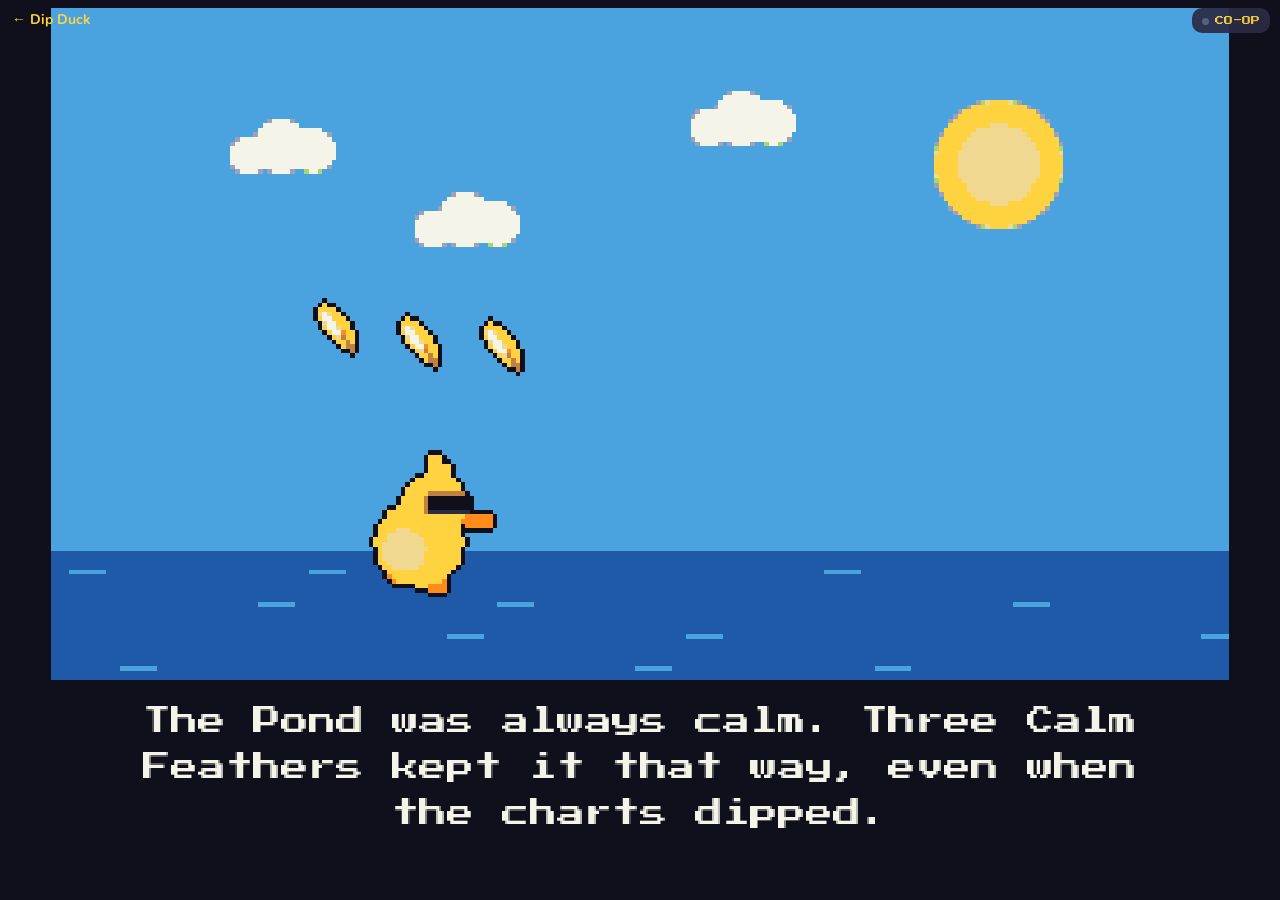
<file: public/adventure.html>
<!DOCTYPE html>
<html lang="en">
<head>
  <meta charset="utf-8">
  <meta name="viewport" content="width=device-width, initial-scale=1, user-scalable=no">
  <title>Dip Duck — The Calm Feathers</title>
  <meta name="theme-color" content="#10101c">
  <link rel="icon" href="favicon-48.png" type="image/png">
  <link rel="preconnect" href="https://fonts.googleapis.com">
  <link rel="preconnect" href="https://fonts.gstatic.com" crossorigin>
  <link rel="stylesheet" href="https://fonts.googleapis.com/css2?family=Press+Start+2P&family=Nunito:wght@700;800&display=swap">
  <style>
    html, body { margin: 0; height: 100%; background: #10101c; overflow: hidden; }
    body { display: flex; flex-direction: row; align-items: center; justify-content: center; gap: 10px; box-sizing: border-box; padding: 0 8px; }
    #stage { flex: 1 1 auto; min-width: 0; height: 100%; display: flex; flex-direction: column; align-items: center; justify-content: center; gap: 10px; }
    canvas { width: min(100%, calc((100vh - 16px) * 1.3333)); height: auto; display: block; touch-action: none; image-rendering: pixelated; }
    a.back { position: fixed; top: 10px; left: 12px; color: #ffd23f; font: 700 14px "Nunito", sans-serif; text-decoration: none; z-index: 2; }
    #pad { display: none; width: min(100vw, 520px); justify-content: space-between; align-items: center; padding: 0 18px; box-sizing: border-box; user-select: none; -webkit-user-select: none; }
    .dpad { display: grid; grid-template-columns: repeat(3, 52px); grid-template-rows: repeat(3, 52px); }
    .dpad button, .act, .menu { border: 0; border-radius: 10px; background: #2b2b45; color: #ffd23f; font: 800 20px "Nunito", sans-serif; touch-action: none; }
    .dpad button:active, .menu:active { background: #5a5a7a; }
    .up { grid-column: 2; grid-row: 1; } .left { grid-column: 1; grid-row: 2; }
    .right { grid-column: 3; grid-row: 2; } .down { grid-column: 2; grid-row: 3; }
    .menu { padding: 10px 12px; font: 9px "Press Start 2P", monospace; }
    .side { display: flex; flex-direction: column; gap: 10px; }
    .item { border: 0; border-radius: 10px; background: #5a5a7a; color: #f4f4e8; padding: 10px 8px; font: 8px "Press Start 2P", monospace; touch-action: none; }
    .item:active { background: #a0a0b8; }
    .act { width: 84px; height: 84px; border-radius: 50%; background: #ffd23f; color: #10101c; font: 11px "Press Start 2P", monospace; }
    .act:active { background: #ff8c1a; }
    #coop-toggle { position: fixed; top: 8px; right: 10px; z-index: 3; opacity: .92; border: 0; border-radius: 10px; background: #2b2b45; color: #ffd23f; padding: 8px 10px; font: 9px "Press Start 2P", monospace; cursor: pointer; }
    #coop-toggle .dot { display: inline-block; width: 7px; height: 7px; border-radius: 50%; background: #5a5a7a; margin-right: 6px; vertical-align: middle; }
    #coop-toggle.on .dot { background: #5aa83c; }
    /* Discussion à côté du jeu : on peut la rendre plus étroite ou plus large en tirant le coin en bas à droite. */
    #coop { flex: 0 0 auto; width: 320px; min-width: 210px; max-width: 520px; resize: horizontal; height: calc(100vh - 70px); margin-top: 40px; overflow: auto; box-sizing: border-box;
      background: #2b2b45; border: 2px solid #ffd23f; border-radius: 12px; padding: 12px; color: #f4f4e8; font: 700 14px "Nunito", sans-serif; display: flex; flex-direction: column; }
    #coop[hidden] { display: none; }
    #coop .head { display: flex; align-items: center; justify-content: space-between; gap: 6px; margin-bottom: 8px; }
    #coop h2 { margin: 0; font: 10px "Press Start 2P", monospace; color: #ffd23f; }
    #coop .head button { padding: 4px 8px; font: 800 13px "Nunito", sans-serif; }
    #coop-in { display: flex; flex-direction: column; flex: 1 1 auto; min-height: 0; }
    #coop-in[hidden] { display: none; }
    #coop.narrow { width: 230px; }
    #coop.narrow .small, #coop.narrow #coop-warn { display: none; }
    #coop-toggle .badge { display: none; margin-left: 6px; background: #d83a3a; color: #f4f4e8; border-radius: 8px; padding: 1px 5px; font-size: 8px; }
    #coop-toggle .badge.on { display: inline-block; }
    #coop p { margin: 6px 0; line-height: 1.35; }
    #coop .row { display: flex; gap: 6px; margin: 6px 0; }
    #coop input { flex: 1; min-width: 0; border: 0; border-radius: 8px; padding: 8px; background: #10101c; color: #f4f4e8; font: 700 14px "Nunito", sans-serif; }
    #coop button { border: 0; border-radius: 8px; padding: 8px 10px; background: #ffd23f; color: #10101c; font: 800 13px "Nunito", sans-serif; cursor: pointer; }
    #coop button.ghost { background: #5a5a7a; color: #f4f4e8; }
    #coop .code { font: 14px "Press Start 2P", monospace; color: #ffd23f; letter-spacing: 2px; }
    #coop .small { font-size: 12px; color: #a0a0b8; }
    #coop-log { flex: 1 1 auto; min-height: 120px; overflow-y: auto; background: #10101c; border-radius: 8px; padding: 6px 8px; margin: 8px 0; font-size: 13px; }
    #coop-log div { margin: 3px 0; overflow-wrap: anywhere; }
    #coop-log .help { background: #7a4a24; border-radius: 6px; padding: 2px 5px; }
    #coop-log .sys { color: #a0a0b8; font-style: italic; }
    #coop .warn { color: #ff8c1a; }
    @media (pointer: coarse) {
      body { justify-content: flex-start; padding-top: 44px; }
      canvas { width: min(100vw, 70vh * 1.333); }
      #pad { display: flex; }
    }
    /* Écran étroit (téléphone) : la discussion passe sous le jeu, qui rapetisse pour lui laisser la place. */
    @media (max-width: 760px) {
      body { flex-direction: column; justify-content: flex-start; padding: 40px 0 0; gap: 6px; }
      #stage { height: auto; flex: 0 0 auto; width: 100%; }
      #coop { width: calc(100vw - 16px) !important; max-width: none; resize: vertical; height: 34vh; margin-top: 0; }
      #coop.narrow { height: 16vh; }
      body.coop-open canvas { width: min(100vw, 40vh * 1.333); }
      body.coop-open .dpad { grid-template-columns: repeat(3, 42px); grid-template-rows: repeat(3, 42px); }
      body.coop-open .act { width: 64px; height: 64px; }
    }
  </style>
</head>
<body>
  <a class="back" href="./">← Dip Duck</a>
  <button id="coop-toggle" type="button" aria-expanded="false"><span class="dot"></span><span id="coop-toggle-label">CO-OP</span><span class="badge" id="coop-badge"></span></button>

  <main id="stage">
  <canvas id="adv-canvas" aria-label="Dip Duck — The Calm Feathers"></canvas>
  <div id="pad">
    <div class="dpad">
      <button class="up" data-dir="up" aria-label="Up">▲</button>
      <button class="left" data-dir="left" aria-label="Left">◀</button>
      <button class="right" data-dir="right" aria-label="Right">▶</button>
      <button class="down" data-dir="down" aria-label="Down">▼</button>
    </div>
    <div class="side">
      <button class="menu" id="menu" aria-label="Menu">MENU</button>
      <button class="item" id="item" aria-label="Pebble">PEBBLE</button>
    </div>
    <button class="act" id="act" aria-label="Quack">QUACK</button>
  </div>
  </main>
  <section id="coop" hidden aria-live="polite">
    <div class="head"><h2 id="coop-title">CO-OP</h2><span><button type="button" class="ghost" id="coop-shrink" title="Réduire / agrandir">⇔</button> <button type="button" class="ghost" id="coop-close" title="Fermer">✕</button></span></div>
    <div id="coop-out">
      <p id="coop-intro"></p>
      <div class="row"><input id="coop-name" maxlength="12" autocomplete="off" spellcheck="false"></div>
      <div class="row"><button type="button" id="coop-create"></button></div>
      <div class="row"><input id="coop-code" maxlength="6" autocomplete="off" spellcheck="false" style="text-transform:uppercase"><button type="button" id="coop-join"></button></div>
      <p class="small" id="coop-note"></p>
    </div>
    <div id="coop-in" hidden>
      <p><span id="coop-code-label"></span> <span class="code" id="coop-code-value"></span> <button type="button" class="ghost" id="coop-copy"></button></p>
      <p class="small" id="coop-count"></p>
      <div id="coop-log"></div>
      <form class="row" id="coop-form"><input id="coop-msg" maxlength="120" autocomplete="off"><button type="submit" id="coop-send"></button></form>
      <div class="row"><button type="button" id="coop-help"></button><button type="button" class="ghost" id="coop-leave"></button></div>
      <p class="small warn" id="coop-warn"></p>
    </div>
  </section>
  <script src="adventure-data.js?v=20261113b"></script>
  <script src="adventure.js?v=20261113c"></script>
</body>
</html>
</file>
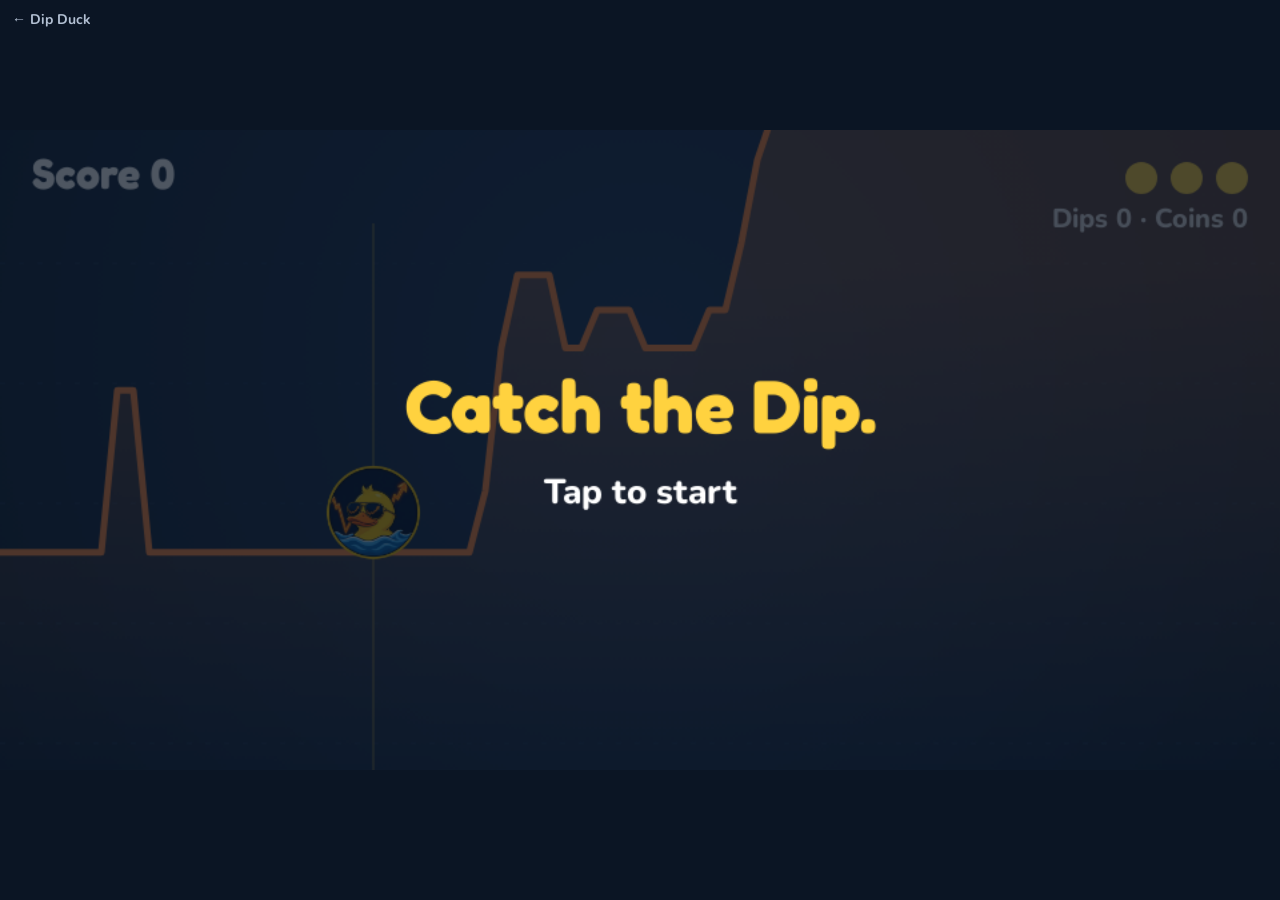
<file: public/game.html>
<!DOCTYPE html>
<html lang="en">
<head>
  <meta charset="utf-8">
  <meta name="viewport" content="width=device-width, initial-scale=1, user-scalable=no">
  <title>Catch the Dip — Dip Duck</title>
  <meta name="theme-color" content="#0B1524">
  <link rel="icon" href="favicon-48.png" type="image/png">
  <link rel="preconnect" href="https://fonts.googleapis.com">
  <link rel="preconnect" href="https://fonts.gstatic.com" crossorigin>
  <link rel="stylesheet" href="https://fonts.googleapis.com/css2?family=Fredoka:wght@500;600;700&family=Nunito:wght@400;600;700;800&display=swap">
  <style>
    html, body { margin: 0; height: 100%; background: #0b1524; overflow: hidden; }
    body { display: grid; place-items: center; }
    canvas { width: min(100vw, 200vh); height: auto; max-height: 100vh; touch-action: none; display: block; }
    a.back { position: fixed; top: 10px; left: 12px; color: #b3c0d3; font: 700 14px "Nunito", sans-serif; text-decoration: none; }
  </style>
</head>
<body data-page="game">
  <a class="back" href="./">← Dip Duck</a>
  <canvas id="game-canvas" width="960" height="480" aria-label="Catch the Dip"></canvas>

  <script src="i18n.js?v=20261103c"></script>
  <script src="canvas-art.js?v=20261030b"></script>
  <script src="game-boot.js?v=20261030b"></script>
  <script src="btc-history.js?v=20261030b"></script>
  <script src="game.js?v=20261030b"></script>
  <script src="game-start.js?v=20261030b"></script>
</body>
</html>
</file>
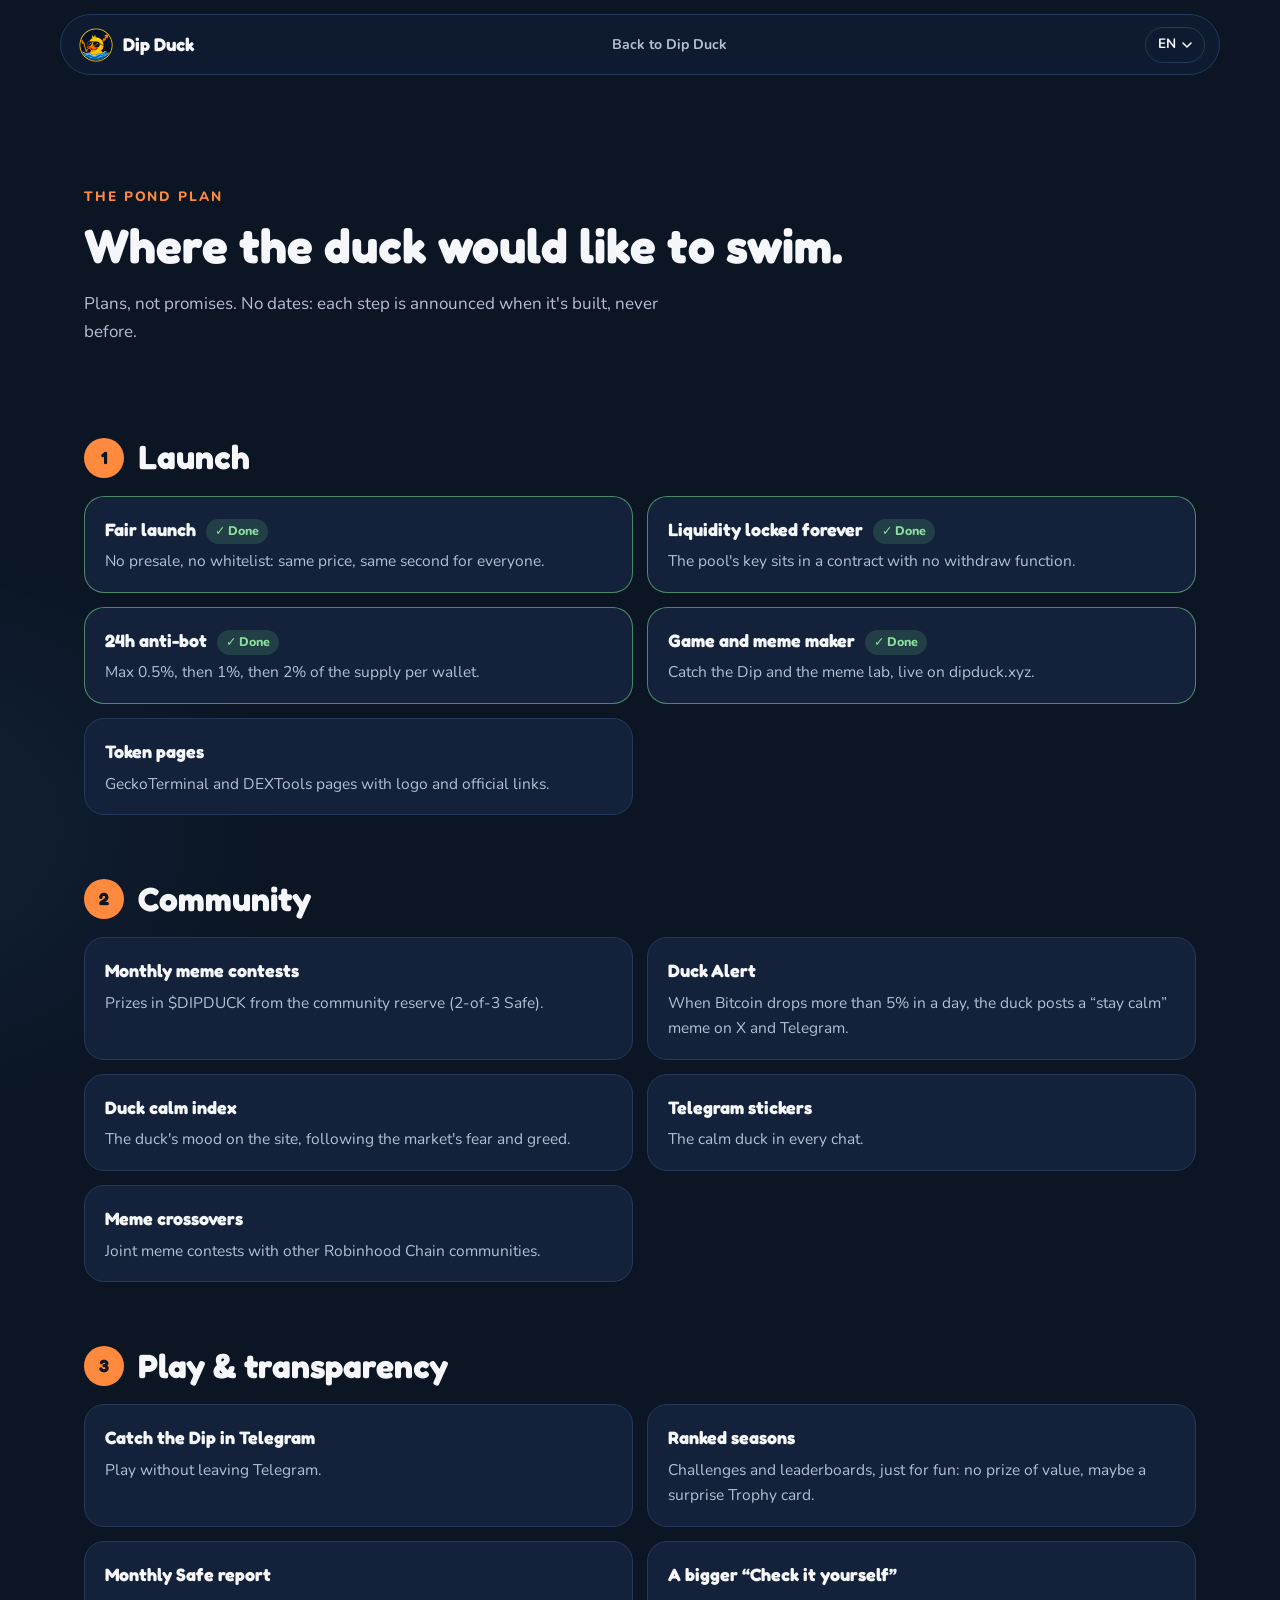
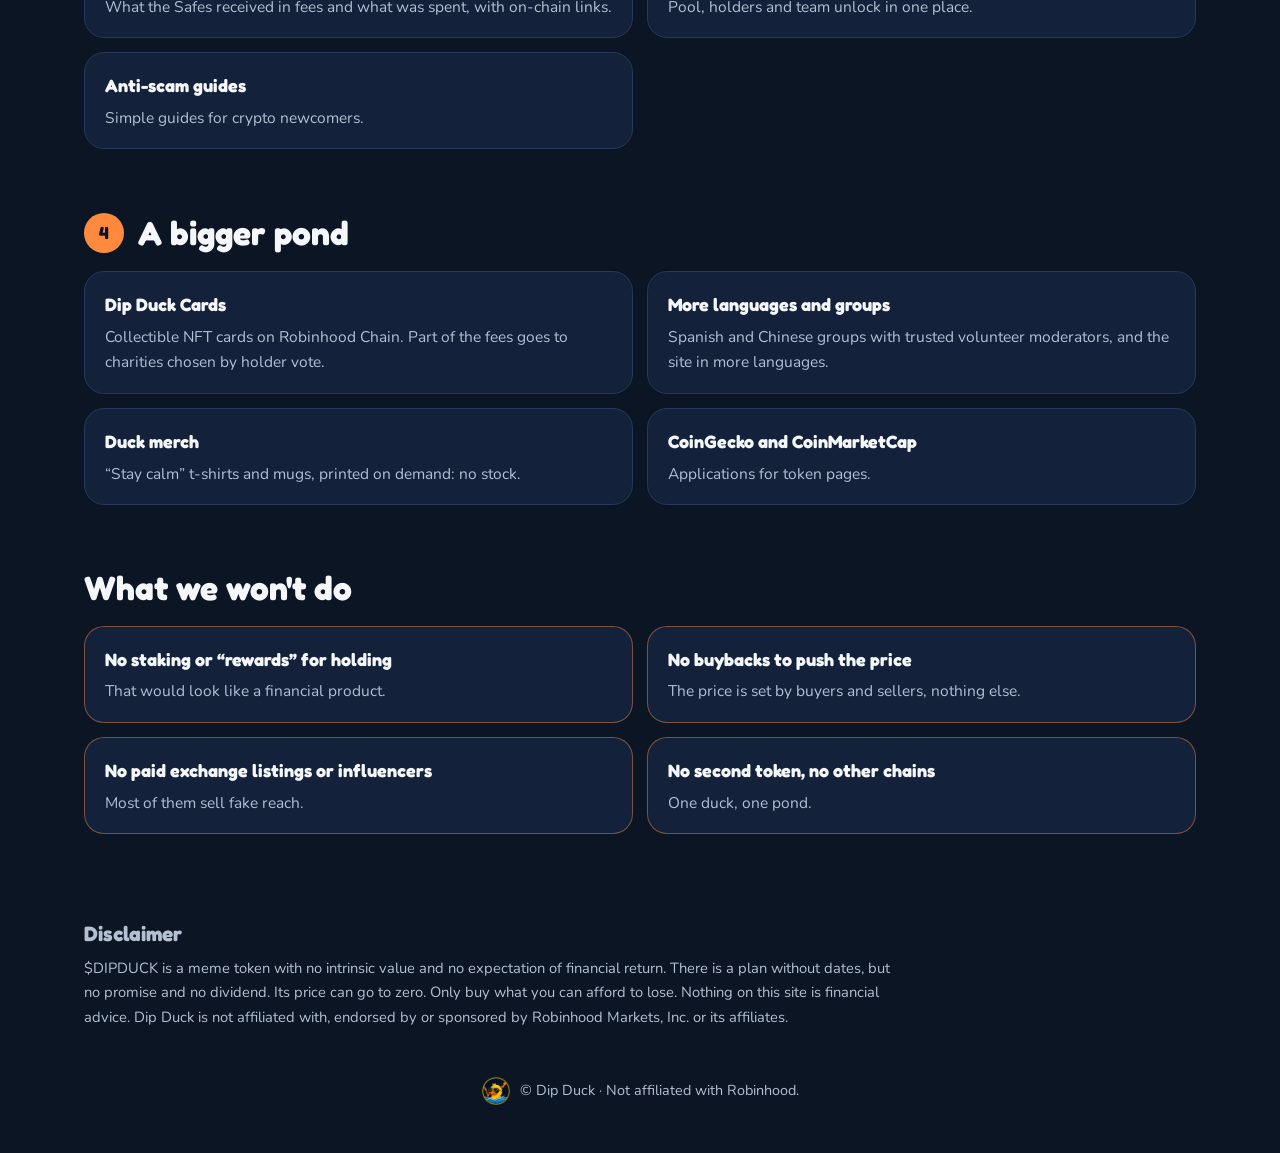
<file: public/roadmap.html>
<!DOCTYPE html>
<html lang="en">
<head>
  <meta charset="utf-8">
  <meta name="viewport" content="width=device-width, initial-scale=1">
  <title>The pond plan — Dip Duck</title>
  <meta name="description" content="Dip Duck ($DIPDUCK) — the pond plan: plans, not promises. No dates.">
  <meta property="og:title" content="The pond plan — Dip Duck">
  <meta property="og:description" content="Plans, not promises. No dates: each step is announced when it's built.">
  <meta property="og:url" content="https://dipduck.xyz/roadmap.html">
  <meta property="og:image" content="https://dipduck.xyz/og-image.png">
  <meta name="twitter:card" content="summary_large_image">
  <meta name="twitter:site" content="@DipDuckToken">
  <link rel="canonical" href="https://dipduck.xyz/roadmap.html">
  <meta name="theme-color" content="#0B1524">
  <link rel="icon" href="favicon-48.png" type="image/png">
  <link rel="apple-touch-icon" href="apple-touch-icon.png">
  <link rel="preconnect" href="https://fonts.googleapis.com">
  <link rel="preconnect" href="https://fonts.gstatic.com" crossorigin>
  <link rel="stylesheet" href="https://fonts.googleapis.com/css2?family=Fredoka:wght@500;600;700&family=Nunito:wght@400;600;700;800&display=swap">
  <link rel="stylesheet" href="style.css?v=20261111a">
</head>
<body>
  <header class="nav">
    <a class="brand" href="./"><img src="logo.png" alt="" width="34" height="34"> <span>Dip Duck</span></a>
    <nav class="nav-links" aria-label="Sections">
      <a href="./" data-i18n="rmBack"></a>
    </nav>
    <div class="nav-right">
      <div class="langs">
        <button type="button" class="lang-toggle" aria-haspopup="true" aria-expanded="false" aria-label="Language"><span class="lang-current">EN</span><svg class="lang-caret" viewBox="0 0 10 6" aria-hidden="true"><path d="M1 1l4 4 4-4" fill="none" stroke="currentColor" stroke-width="1.6" stroke-linecap="round" stroke-linejoin="round"/></svg></button>
        <div class="lang-menu" role="menu" hidden>
          <button type="button" role="menuitem" data-lang="en" data-short="EN">English</button>
          <button type="button" role="menuitem" data-lang="fr" data-short="FR">Français</button>
          <button type="button" role="menuitem" data-lang="es" data-short="ES">Español</button>
          <button type="button" role="menuitem" data-lang="zh" data-short="中文">中文</button>
        </div>
      </div>
    </div>
  </header>

  <main id="top">
    <section class="section">
      <p class="kicker" data-i18n="rmKicker"></p>
      <h2 data-i18n="rmTitle"></h2>
      <p class="section-lead" data-i18n="rmLead"></p>
    </section>

    <section class="section rm-phase">
      <h2><span class="rm-n">1</span><span data-i18n="rm1Title"></span></h2>
      <ul class="rm-list" data-items="rmPhase1Items"></ul>
    </section>
    <section class="section rm-phase">
      <h2><span class="rm-n">2</span><span data-i18n="rm2Title"></span></h2>
      <ul class="rm-list" data-items="rmPhase2Items"></ul>
    </section>
    <section class="section rm-phase">
      <h2><span class="rm-n">3</span><span data-i18n="rm3Title"></span></h2>
      <ul class="rm-list" data-items="rmPhase3Items"></ul>
    </section>
    <section class="section rm-phase">
      <h2><span class="rm-n">4</span><span data-i18n="rm4Title"></span></h2>
      <ul class="rm-list" data-items="rmPhase4Items"></ul>
    </section>

    <section class="section rm-phase rm-never">
      <h2 data-i18n="rmNeverTitle"></h2>
      <ul class="rm-list" data-items="rmNeverItems"></ul>
    </section>

    <section class="disclaimer">
      <h2 data-i18n="disclaimerTitle"></h2>
      <p data-i18n="disclaimer"></p>
    </section>
  </main>

  <footer>
    <img src="logo.png" alt="" width="28" height="28">
    <p>© Dip Duck · <span data-i18n="footer"></span></p>
  </footer>

  <script src="i18n.js?v=20261114a"></script>
  <script src="roadmap-boot.js?v=20261111a"></script>
  <script src="lang-menu.js?v=20261103a"></script>
</body>
</html>
</file>
<file: public/style.css>
:root {
  --bg: #0b1524;
  --bg-2: #0f1d33;
  --panel: #13223a;
  --panel-2: #182b48;
  --line: #24395b;
  --text: #f5f7fa;
  --muted: #b3c0d3;
  --yellow: #ffd23f;
  --yellow-2: #ffb800;
  --orange: #ff8a3d;
  --water: #5ab8ff;
  --radius: 20px;
  --max: 1160px;
  --font-head: "Fredoka", "Nunito", system-ui, "PingFang SC", "Microsoft YaHei", sans-serif;
  --font-body: "Nunito", system-ui, -apple-system, "Segoe UI", "PingFang SC", "Microsoft YaHei", sans-serif;
  color-scheme: dark;
}

* { box-sizing: border-box; }
html { scroll-behavior: smooth; scroll-padding-top: 96px; }
body {
  margin: 0; font-family: var(--font-body); font-size: 17px; line-height: 1.65;
  color: var(--text); background: var(--bg);
  background-image:
    radial-gradient(900px 500px at 85% -10%, rgba(255, 210, 63, 0.12), transparent 60%),
    radial-gradient(700px 500px at -10% 30%, rgba(90, 184, 255, 0.08), transparent 60%);
  overflow-x: hidden;
}
a { color: var(--water); }
[hidden] { display: none !important; }
h1, h2, h3 { font-family: var(--font-head); line-height: 1.15; margin: 0; }
p { margin: 0; }

.ic { width: 20px; height: 20px; fill: none; stroke: currentColor; stroke-width: 2; stroke-linecap: round; stroke-linejoin: round; flex: none; }
.ic.big { width: 30px; height: 30px; }

/* ── Navigation flottante ─────────────────────────────── */
.nav {
  position: fixed; top: 14px; left: 14px; right: 14px; z-index: 50;
  max-width: var(--max); margin: 0 auto;
  display: flex; align-items: center; justify-content: space-between; gap: 16px;
  padding: 10px 14px 10px 18px;
  background: rgba(15, 29, 51, 0.82); backdrop-filter: blur(12px);
  border: 1px solid var(--line); border-radius: 999px;
}
.brand { display: flex; align-items: center; gap: 10px; color: var(--text); text-decoration: none; font-family: var(--font-head); font-weight: 700; font-size: 1.15rem; }
.nav-links { display: flex; gap: 4px; }
.nav-links a { color: var(--muted); text-decoration: none; padding: 8px 12px; border-radius: 999px; font-weight: 700; font-size: 0.95rem; transition: color .2s, background .2s; }
.nav-links a:hover { color: var(--text); background: var(--panel-2); }
/* Langue : un seul bouton (« FR ▾ ») qui ouvre une petite liste. */
.langs { position: relative; display: flex; }
.lang-toggle {
  display: inline-flex; align-items: center; gap: 6px; min-height: 36px; padding: 4px 12px;
  background: transparent; color: var(--text); border: 1px solid var(--line); border-radius: 999px;
  cursor: pointer; font: inherit; font-size: 0.85rem; font-weight: 700; white-space: nowrap; transition: border-color .2s, background .2s;
}
.lang-toggle:hover, .lang-toggle[aria-expanded="true"] { border-color: var(--yellow); background: var(--panel-2); }
.lang-caret { width: 10px; height: 6px; transition: transform .2s; }
.lang-toggle[aria-expanded="true"] .lang-caret { transform: rotate(180deg); }
.lang-menu {
  position: absolute; top: calc(100% + 8px); right: 0; z-index: 60; min-width: 150px;
  display: flex; flex-direction: column; gap: 2px; padding: 6px;
  background: var(--panel); border: 1px solid var(--line); border-radius: 14px; box-shadow: 0 12px 30px rgba(0, 0, 0, .45);
}
.lang-menu[hidden] { display: none; }
.lang-menu button {
  text-align: left; min-height: 36px; padding: 6px 12px; background: transparent; color: var(--muted);
  border: 0; border-radius: 10px; cursor: pointer; font: inherit; font-size: 0.9rem; font-weight: 700;
}
.lang-menu button:hover { color: var(--text); background: var(--panel-2); }
.lang-menu button[aria-pressed="true"] { color: var(--bg); background: var(--yellow); }

.nav-right { display: flex; align-items: center; gap: 10px; }
.nav-links a, .brand { white-space: nowrap; }
/* Menu compact à toutes les tailles : la barre ne dépasse jamais --max, et 9 liens + 4 langues + le bouton
   wallet doivent y tenir. */
.nav-links { gap: 0; }
.nav-links a { padding: 8px 7px; font-size: 0.88rem; }
.wallet-btn {
  display: inline-flex; align-items: center; gap: 8px; min-height: 36px; padding: 4px 14px;
  background: var(--yellow); color: var(--bg); border: 1px solid var(--yellow); border-radius: 999px;
  font: inherit; font-size: 0.85rem; font-weight: 700; cursor: pointer; white-space: nowrap; transition: filter .2s;
}
.wallet-btn:hover { filter: brightness(1.08); }
.wallet-dot { width: 8px; height: 8px; border-radius: 50%; background: currentColor; opacity: .45; }
.wallet-btn[data-state="ok"] { background: transparent; color: var(--text); border-color: var(--line); }
.wallet-btn[data-state="ok"] .wallet-dot { background: #3ddc84; opacity: 1; }
.wallet-btn[data-state="wrong"] { background: transparent; color: #ff8a3d; border-color: #ff8a3d; }
.wallet-btn[data-state="wrong"] .wallet-dot { background: #ff8a3d; opacity: 1; }

main { padding-top: 90px; }
.section, .hero, .stats, .cta-band, .disclaimer { max-width: var(--max); margin: 0 auto; padding-left: 24px; padding-right: 24px; }
.section { padding-top: 96px; padding-bottom: 24px; }
.kicker { color: var(--orange); font-weight: 800; text-transform: uppercase; letter-spacing: .14em; font-size: .85rem; margin-bottom: 10px; }
h2 { font-size: clamp(2rem, 4.4vw, 3rem); margin-bottom: 28px; }
.section-lead { color: var(--muted); max-width: 62ch; margin: -12px 0 28px; }
.hint { color: var(--muted); font-size: .95rem; display: flex; gap: 8px; align-items: center; flex-wrap: wrap; margin-top: 20px; }
.hint.center { justify-content: center; text-align: center; }

/* ── Boutons ─────────────────────────────────────────── */
.actions { display: flex; flex-wrap: wrap; gap: 12px; }
.btn {
  display: inline-flex; align-items: center; gap: 10px; min-height: 52px; padding: 0 26px;
  border-radius: 999px; font-weight: 800; font-size: 1.05rem; text-decoration: none; cursor: pointer;
  color: var(--text); border: 2px solid var(--line); background: var(--panel);
  transition: background .2s, border-color .2s, box-shadow .2s, color .2s;
}
.btn.primary { background: var(--yellow); color: var(--bg); border-color: var(--yellow); box-shadow: 0 8px 30px rgba(255, 210, 63, .25); }
.btn.primary:hover { background: #ffe070; box-shadow: 0 10px 40px rgba(255, 210, 63, .4); }
.btn.ghost { background: transparent; }
.btn.ghost:hover { border-color: var(--yellow); color: var(--yellow); }
.btn[aria-disabled="true"] { opacity: .45; pointer-events: none; box-shadow: none; }
a:focus-visible, button:focus-visible, summary:focus-visible { outline: 3px solid var(--water); outline-offset: 3px; }

/* ── Hero ────────────────────────────────────────────── */
.hero { display: grid; grid-template-columns: 1.05fr 1fr; gap: 40px; align-items: center; min-height: calc(100vh - 90px); padding-top: 40px; padding-bottom: 40px; }
.eyebrow { display: inline-flex; align-items: center; gap: 10px; padding: 6px 14px; border-radius: 999px; background: var(--panel); border: 1px solid var(--line); color: var(--muted); font-weight: 700; font-size: .9rem; }
.dot { width: 9px; height: 9px; border-radius: 50%; background: var(--yellow); box-shadow: 0 0 0 4px rgba(255, 210, 63, .2); }
h1 { font-size: clamp(2.8rem, 7vw, 5.4rem); margin: 22px 0 18px; letter-spacing: -.01em; }
h1 .accent { color: var(--yellow); }
.lead { font-size: 1.2rem; color: var(--muted); max-width: 46ch; margin-bottom: 30px; }

.ca {
  display: flex; align-items: center; gap: 10px; flex-wrap: wrap; margin-top: 26px; padding: 10px 10px 10px 16px;
  background: var(--panel); border: 1px dashed var(--line); border-radius: 16px; max-width: 680px;
}
.ca-label { color: var(--orange); font-weight: 800; font-size: .85rem; text-transform: uppercase; letter-spacing: .1em; }
.ca-value { font-family: ui-monospace, SFMono-Regular, Consolas, monospace; font-size: .92rem; color: var(--text); word-break: break-all; flex: 1; min-width: 0; }
.ca-copy {
  display: inline-flex; align-items: center; gap: 6px; min-height: 40px; padding: 0 14px; cursor: pointer;
  background: var(--panel-2); color: var(--text); border: 1px solid var(--line); border-radius: 10px; font: inherit; font-weight: 700; font-size: .9rem;
  transition: border-color .2s;
}
.ca-copy:hover { border-color: var(--yellow); }
.ca.pending .ca-copy { display: none; }
.ca.pending .ca-value { color: var(--muted); font-family: var(--font-body); }
/* L'adresse tient toujours sur une seule ligne : la taille s'adapte à la largeur. */
.ca { container-type: inline-size; }
.ca:not(.pending) { justify-content: space-between; }
.ca:not(.pending) .ca-value { white-space: nowrap; word-break: normal; flex-basis: 100%; order: 3; font-size: min(.92rem, calc((100cqw - 34px) / 25.6)); }

.badges { list-style: none; padding: 0; margin: 22px 0 0; display: flex; flex-wrap: wrap; gap: 10px; }
.badges li { display: inline-flex; align-items: center; gap: 8px; padding: 8px 14px; border-radius: 999px; background: rgba(255, 210, 63, .08); border: 1px solid rgba(255, 210, 63, .25); color: var(--yellow); font-weight: 700; font-size: .92rem; }

.hero-art { position: relative; }
.duck-scene { width: 100%; height: auto; overflow: visible; }
.duck-scene .grid path { stroke: var(--line); stroke-width: 1; stroke-dasharray: 4 8; }
.chart-line { fill: none; stroke: var(--orange); stroke-width: 9; stroke-linecap: round; stroke-linejoin: round; }
.dip-dot { fill: var(--yellow); stroke: var(--bg); stroke-width: 5; }
.water { fill: none; stroke: var(--water); stroke-width: 10; stroke-linecap: round; }
.bubble { position: absolute; border-radius: 50%; border: 2px solid rgba(90, 184, 255, .45); }
.b1 { width: 22px; height: 22px; left: 8%; bottom: 14%; }
.b2 { width: 14px; height: 14px; left: 18%; bottom: 8%; }
.b3 { width: 30px; height: 30px; right: 6%; bottom: 20%; }

/* ── Bandeau défilant ────────────────────────────────── */
.marquee { margin-top: 10px; background: var(--yellow); color: var(--bg); overflow: hidden; transform: rotate(-1.2deg); border-block: 3px solid var(--bg); }
.marquee-track { display: flex; width: max-content; gap: 0; padding: 14px 0; font-family: var(--font-head); font-weight: 700; font-size: 1.35rem; white-space: nowrap; }
.marquee-track span { padding: 0 22px; }
.marquee-track span::after { content: "✦"; margin-left: 44px; color: var(--orange); }

/* ── Stats ───────────────────────────────────────────── */
.stats { display: grid; grid-template-columns: repeat(4, 1fr); gap: 16px; margin-top: 64px; }
.stat { background: var(--panel); border: 1px solid var(--line); border-radius: var(--radius); padding: 20px 22px; display: flex; flex-direction: column; gap: 4px; }
.stat-label { color: var(--muted); font-weight: 700; font-size: .9rem; }
.stat-value { font-family: var(--font-head); font-weight: 700; font-size: 1.7rem; font-variant-numeric: tabular-nums; }
.stat-value.up { color: var(--yellow); }
.stats-note { grid-column: 1 / -1; color: var(--muted); font-size: .9rem; text-align: center; }

/* ── Histoire ────────────────────────────────────────── */
.story { display: grid; grid-template-columns: repeat(3, 1fr); gap: 18px; }
.story-card { position: relative; background: linear-gradient(180deg, var(--panel-2), var(--panel)); border: 1px solid var(--line); border-radius: var(--radius); padding: 30px 26px; overflow: hidden; }
.story-num { position: absolute; right: 18px; top: 6px; font-family: var(--font-head); font-weight: 700; font-size: 4.2rem; color: rgba(255, 210, 63, .12); }
.story-card h3 { font-size: 1.45rem; color: var(--yellow); margin-bottom: 10px; }
.story-card p { color: var(--muted); }

/* ── Tokenomics ──────────────────────────────────────── */
.tok { display: grid; grid-template-columns: 360px 1fr; gap: 48px; align-items: center; }
.donut { position: relative; margin: 0; }
.donut svg { width: 100%; height: auto; transform: rotate(-90deg); }
.donut circle { fill: none; stroke-width: 26; }
.donut-track { stroke: var(--panel); }
.donut-pool { stroke: var(--yellow); }
.donut-team { stroke: var(--orange); }
.donut figcaption { position: absolute; inset: 0; display: flex; flex-direction: column; align-items: center; justify-content: center; text-align: center; }
.donut-total { font-family: var(--font-head); font-weight: 700; font-size: 1.7rem; }
.donut-sub { color: var(--muted); font-weight: 700; }
.tok-list { display: flex; flex-direction: column; gap: 18px; }
.tok-row { display: flex; gap: 16px; background: var(--panel); border: 1px solid var(--line); border-radius: var(--radius); padding: 20px 22px; }
.tok-row strong { font-family: var(--font-head); font-size: 1.25rem; }
.tok-row p { color: var(--muted); margin-top: 4px; }
.swatch { width: 16px; height: 16px; border-radius: 5px; margin-top: 6px; flex: none; }
.swatch.pool { background: var(--yellow); }
.swatch.team { background: var(--orange); }
.tok-facts { display: grid; grid-template-columns: repeat(2, 1fr); gap: 12px; }
.tok-facts > div { background: var(--bg-2); border: 1px solid var(--line); border-radius: 16px; padding: 16px; text-align: center; }
.tf-v { display: block; font-family: var(--font-head); font-weight: 700; font-size: 1.8rem; color: var(--yellow); }
.tf-l { color: var(--muted); font-size: .9rem; font-weight: 700; }

/* ── Déblocage ───────────────────────────────────────── */
.unlock-chart { background: var(--panel); border: 1px solid var(--line); border-radius: var(--radius); padding: 22px; }
.unlock-chart svg { width: 100%; height: auto; display: block; }
.unlock-chart .axis { stroke: var(--muted); stroke-width: 1.5; fill: none; }
.unlock-chart .guide { stroke: var(--line); stroke-dasharray: 4 6; fill: none; }
.unlock-area { fill: rgba(255, 138, 61, .16); }
.unlock-line { fill: none; stroke: var(--orange); stroke-width: 4; stroke-linejoin: round; }
.unlock-dot { fill: var(--yellow); }
.unlock-chart text { fill: var(--muted); font-size: 13px; font-family: var(--font-body); font-weight: 700; }
.timeline { list-style: none; padding: 0; margin: 28px 0 0; display: grid; grid-template-columns: repeat(4, 1fr); gap: 14px; }
.timeline li { border-top: 3px solid var(--orange); padding-top: 14px; }
.tl-when { display: block; font-family: var(--font-head); font-weight: 700; font-size: 1.15rem; }
.tl-what { color: var(--muted); font-size: .97rem; }

/* ── Sécurité ────────────────────────────────────────── */
.checks { list-style: none; padding: 0; margin: 0; display: grid; grid-template-columns: repeat(2, 1fr); gap: 16px; }
.checks li { display: flex; gap: 16px; background: var(--panel); border: 1px solid var(--line); border-radius: var(--radius); padding: 22px; }
.checks .ic { width: 44px; height: 44px; padding: 10px; border-radius: 12px; background: rgba(255, 210, 63, .12); color: var(--yellow); }
.checks strong { font-family: var(--font-head); font-size: 1.2rem; display: block; margin-bottom: 4px; }
.checks p { color: var(--muted); }

/* ── Comment acheter ─────────────────────────────────── */
.steps { display: grid; grid-template-columns: repeat(4, 1fr); gap: 16px; }
.step { position: relative; background: var(--panel); border: 1px solid var(--line); border-radius: var(--radius); padding: 26px 22px; transition: border-color .2s, background .2s; }
.step:hover { border-color: var(--yellow); background: var(--panel-2); }
.step .ic { color: var(--yellow); margin-bottom: 14px; }
.step-n { position: absolute; top: 18px; right: 20px; width: 32px; height: 32px; border-radius: 50%; display: grid; place-items: center; background: var(--orange); color: var(--bg); font-weight: 800; }
.step h3 { font-size: 1.2rem; margin-bottom: 8px; }
.step p { color: var(--muted); font-size: .97rem; }

/* ── FAQ ─────────────────────────────────────────────── */
.faq { display: flex; flex-direction: column; gap: 12px; max-width: 860px; }
.faq details { background: var(--panel); border: 1px solid var(--line); border-radius: 16px; padding: 0 22px; transition: border-color .2s; }
.faq details[open] { border-color: var(--yellow); }
.faq summary { cursor: pointer; list-style: none; padding: 18px 0; font-weight: 800; font-size: 1.08rem; display: flex; justify-content: space-between; gap: 16px; }
.faq summary::-webkit-details-marker { display: none; }
.faq summary::after { content: "+"; color: var(--yellow); font-family: var(--font-head); font-size: 1.5rem; line-height: 1; }
.faq details[open] summary::after { content: "−"; }
.faq details p { color: var(--muted); padding-bottom: 18px; }

/* ── Bande communauté ────────────────────────────────── */
.cta-band { margin-top: 110px; text-align: center; }
.cta-band > * { margin-left: auto; margin-right: auto; }
.cta-band { background: linear-gradient(135deg, #1c3254, #13223a); border: 1px solid var(--line); border-radius: 32px; padding: 56px 24px; max-width: calc(var(--max) - 48px); }
.cta-band h2 { margin: 16px 0 10px; }
.cta-band p { color: var(--muted); max-width: 52ch; margin-bottom: 26px; }
.cta-band .actions { justify-content: center; }

.disclaimer { padding-top: 64px; }
.disclaimer h2 { font-size: 1.3rem; margin-bottom: 10px; color: var(--muted); }
.disclaimer p { color: var(--muted); font-size: .92rem; max-width: 90ch; }
footer { display: flex; align-items: center; justify-content: center; gap: 10px; color: var(--muted); font-size: .9rem; padding: 48px 20px; }

/* ── Animations (seulement si l'utilisateur les accepte) ─ */
@media (prefers-reduced-motion: no-preference) {
  .chart-line { stroke-dasharray: 900; stroke-dashoffset: 900; animation: draw 2.2s ease-out .3s forwards; }
  .chart-area { opacity: 0; animation: fade 1s ease-out 1.6s forwards; }
  .dip-dot { animation: pulse 2s ease-in-out 2s infinite; transform-origin: 85px 300px; }
  .duck { animation: bob 3.6s ease-in-out infinite; }
  .bubble { animation: rise 6s ease-in infinite; }
  .b2 { animation-delay: 2s; } .b3 { animation-delay: 3.5s; }
  .marquee-track { animation: scroll 32s linear infinite; }
  .reveal { opacity: 0; transform: translateY(24px); transition: opacity .6s ease, transform .6s ease; }
  .reveal.in { opacity: 1; transform: none; }
  @keyframes draw { to { stroke-dashoffset: 0; } }
  @keyframes fade { to { opacity: 1; } }
  @keyframes pulse { 50% { transform: scale(1.35); } }
  @keyframes bob { 50% { transform: translateY(-10px); } }
  @keyframes rise { 0% { transform: translateY(0); opacity: 0; } 20% { opacity: 1; } 100% { transform: translateY(-260px); opacity: 0; } }
  @keyframes scroll { to { transform: translateX(-50%); } }
}

/* ── Responsive ──────────────────────────────────────── */
@media (max-width: 1160px) {
  .nav-links { display: none; }
}
@media (max-width: 1020px) {
  .hero { grid-template-columns: 1fr; min-height: auto; text-align: left; }
  .hero-art { max-width: 520px; margin: 0 auto; order: -1; }
  .stats { grid-template-columns: repeat(2, 1fr); }
  .story, .steps { grid-template-columns: repeat(2, 1fr); }
  .tok { grid-template-columns: 1fr; }
  .donut { max-width: 320px; margin: 0 auto; }
  .timeline { grid-template-columns: repeat(2, 1fr); }
}
@media (max-width: 640px) {
  body { font-size: 16px; }
  .nav { padding: 8px 10px 8px 14px; }
  .brand span { display: none; }
  .nav-right { gap: 6px; }
  .wallet-btn { padding: 4px 10px; font-size: 0.78rem; }
  .lang-toggle { padding: 4px 9px; }
  .story, .steps, .checks, .timeline, .tok-facts { grid-template-columns: 1fr; }
  .stats { grid-template-columns: 1fr 1fr; gap: 10px; }
  .stat-value { font-size: 1.3rem; }
  .btn { width: 100%; justify-content: center; }
  .section { padding-top: 72px; }
}

/* ── Compte à rebours ────────────────────────────────── */
.countdown { margin: -8px 0 28px; }
.cd-title { display: block; color: var(--orange); font-weight: 800; text-transform: uppercase; letter-spacing: .12em; font-size: .85rem; margin-bottom: 8px; }
.cd-boxes { display: flex; gap: 10px; }
.cd-boxes > div { min-width: 76px; text-align: center; background: var(--panel); border: 1px solid var(--line); border-radius: 14px; padding: 10px 8px; }
.cd-n { display: block; font-family: var(--font-head); font-weight: 700; font-size: 2rem; line-height: 1.1; font-variant-numeric: tabular-nums; color: var(--yellow); }
.cd-l { color: var(--muted); font-size: .8rem; font-weight: 700; }

/* ── Détenteurs et réserve communauté ────────────────── */
.stats { grid-template-columns: repeat(5, 1fr); }
.stat.holders { background: linear-gradient(180deg, rgba(255,210,63,.14), var(--panel)); border-color: rgba(255,210,63,.4); }
.stat.holders .stat-value { color: var(--yellow); }
.donut-community { stroke: var(--water); }
.swatch.community { background: var(--water); }

/* ── Générateur de mèmes ─────────────────────────────── */
.meme { display: grid; grid-template-columns: minmax(0, 1fr) minmax(280px, 380px); gap: 28px; align-items: start; }
#meme-canvas { width: 100%; height: auto; border-radius: var(--radius); border: 1px solid var(--line); background: var(--panel); }
.meme-form { display: flex; flex-direction: column; gap: 16px; }
.tpl { border: 0; padding: 0; margin: 0; display: flex; flex-wrap: wrap; gap: 8px; }
.tpl legend { color: var(--muted); font-weight: 700; margin-bottom: 8px; }
.tpl label { cursor: pointer; }
.tpl input { position: absolute; opacity: 0; pointer-events: none; }
.tpl span { display: inline-block; padding: 8px 14px; border-radius: 999px; border: 1px solid var(--line); background: var(--panel); font-weight: 700; transition: background .2s, color .2s; }
.tpl input:checked + span { background: var(--yellow); color: var(--bg); border-color: var(--yellow); }
.tpl input:focus-visible + span { outline: 3px solid var(--water); outline-offset: 2px; }
.field { display: flex; flex-direction: column; gap: 6px; color: var(--muted); font-weight: 700; }
.field input { min-height: 48px; padding: 0 14px; border-radius: 12px; border: 1px solid var(--line); background: var(--bg-2); color: var(--text); font: inherit; font-weight: 700; }
.field input:focus { outline: 3px solid var(--water); outline-offset: 1px; border-color: transparent; }
.meme-form .btn { justify-content: center; }

/* ── Jeu ─────────────────────────────────────────────── */
.game-wrap { border-radius: var(--radius); overflow: hidden; border: 1px solid var(--line); }
#game-canvas { display: block; width: 100%; height: auto; touch-action: none; cursor: pointer; }
.game-bar { display: flex; flex-wrap: wrap; gap: 12px; align-items: center; justify-content: space-between; margin-top: 16px; color: var(--muted); font-weight: 700; }
.game-bar strong { color: var(--yellow); font-family: var(--font-head); font-size: 1.3rem; }

/* ── Kit média ───────────────────────────────────────── */
.kit { display: grid; grid-template-columns: repeat(4, 1fr); gap: 16px; }
.kit-card {
  display: flex; flex-direction: column; align-items: center; gap: 10px; text-align: center; cursor: pointer;
  background: var(--panel); border: 1px solid var(--line); border-radius: var(--radius); padding: 22px 16px;
  color: var(--text); text-decoration: none; font: inherit; transition: border-color .2s, background .2s;
}
.kit-card:hover { border-color: var(--yellow); background: var(--panel-2); }
.kit-card img { height: 120px; width: auto; max-width: 100%; object-fit: contain; border-radius: 12px; }
.kit-card strong { font-family: var(--font-head); font-size: 1.1rem; }
.kit-card span { color: var(--muted); font-size: .85rem; font-weight: 700; }

@media (max-width: 1020px) {
  .stats { grid-template-columns: repeat(2, 1fr); }
  .stat.holders { grid-column: 1 / -1; }
  .meme { grid-template-columns: 1fr; }
  .kit { grid-template-columns: repeat(2, 1fr); }
}
@media (max-width: 640px) {
  .cd-boxes > div { min-width: 0; flex: 1; }
  .cd-n { font-size: 1.5rem; }
  .kit { grid-template-columns: 1fr; }
}
.level-pick { display: inline-flex; align-items: center; gap: 8px; }
.level-pick select { min-height: 40px; padding: 0 10px; border-radius: 10px; border: 1px solid var(--line); background: var(--panel); color: var(--text); font: inherit; font-weight: 700; }

/* ── Onglets mème / carte de collection ──────────────── */
.tabs { display: inline-flex; gap: 6px; padding: 6px; background: var(--panel); border: 1px solid var(--line); border-radius: 999px; margin-bottom: 24px; }
.tabs button { min-height: 44px; padding: 0 20px; border-radius: 999px; border: 0; background: transparent; color: var(--muted); font: inherit; font-weight: 800; cursor: pointer; transition: background .2s, color .2s; }
.tabs button[aria-selected="true"] { background: var(--yellow); color: var(--bg); }
#card-canvas { width: 100%; height: auto; border-radius: var(--radius); border: 1px solid var(--line); background: var(--panel); }
.field select { min-height: 48px; padding: 0 12px; border-radius: 12px; border: 1px solid var(--line); background: var(--bg-2); color: var(--text); font: inherit; font-weight: 700; }
.tier-badge { --tier: var(--yellow); display: inline-block; padding: 8px 16px; border-radius: 999px; border: 2px solid var(--tier); color: var(--tier); font-family: var(--font-head); font-weight: 700; font-size: 1.15rem; margin-bottom: 12px; }
.traits { list-style: none; padding: 0; margin: 0 0 16px; display: flex; flex-direction: column; gap: 6px; }
.traits li { display: grid; grid-template-columns: 1fr auto auto; gap: 10px; align-items: center; padding: 8px 12px; background: var(--panel); border: 1px solid var(--line); border-radius: 10px; font-size: .95rem; }
.traits li > span:first-child { color: var(--muted); font-weight: 700; }
.traits .stars { color: var(--yellow); letter-spacing: 1px; font-size: .9rem; }

/* ── NFT : Dip Duck Cards ────────────────────────────── */
.nft-top { display: grid; grid-template-columns: minmax(0, 1fr) minmax(300px, 420px); gap: 28px; align-items: start; }
#nft-preview { width: 100%; height: auto; border-radius: var(--radius); border: 1px solid var(--line); }
.nft-panel { display: flex; flex-direction: column; gap: 18px; }
.nft-facts { list-style: none; margin: 0; padding: 0; display: grid; grid-template-columns: repeat(3, 1fr); gap: 10px; }
.nft-facts li { background: var(--panel); border: 1px solid var(--line); border-radius: 14px; padding: 12px; display: flex; flex-direction: column; gap: 2px; }
.nft-facts span { color: var(--muted); font-size: .85rem; font-weight: 700; }
.nft-facts strong { font-family: var(--font-head); font-size: 1.3rem; color: var(--yellow); }
.nft-split p { color: var(--muted); font-weight: 700; margin-bottom: 8px; }
.split-bar { display: flex; height: 34px; border-radius: 10px; overflow: hidden; font-weight: 800; font-size: .85rem; color: var(--bg); }
.split-bar span { display: grid; place-items: center; }
.s-founders { width: 30%; background: var(--orange); }
.s-community { width: 40%; background: var(--yellow); }
.s-charity { width: 30%; background: var(--water); }
.dot-f, .dot-c, .dot-h { display: inline-block; width: 10px; height: 10px; border-radius: 3px; margin: 0 4px 0 8px; }
.split-key { display: inline-flex; align-items: center; }
.dot-f { background: var(--orange); } .dot-c { background: var(--yellow); } .dot-h { background: var(--water); }
.nft-progress-wrap { color: var(--muted); font-weight: 700; }
.nft-progress-wrap strong { color: var(--text); }
.nft-progress { --done: 0%; margin-top: 8px; height: 12px; border-radius: 999px; background: var(--panel); border: 1px solid var(--line); overflow: hidden; }
.nft-progress::after { content: ""; display: block; height: 100%; width: var(--done); background: linear-gradient(90deg, var(--orange), var(--yellow)); }
.nft-status { min-height: 1.6em; font-weight: 700; color: var(--muted); }
.nft-status[data-kind="ok"] { color: var(--yellow); }
.nft-status[data-kind="error"] { color: #ff7a7f; }
h3.sub { font-size: 1.6rem; margin: 48px 0 14px; }
.nft-grid { display: grid; grid-template-columns: repeat(auto-fill, minmax(200px, 1fr)); gap: 16px; }
.nft-tile { background: var(--panel); border: 1px solid var(--line); border-radius: 16px; padding: 10px; display: flex; flex-direction: column; gap: 8px; }
.nft-tile canvas { width: 100%; height: auto; border-radius: 10px; }
.nft-tile p { font-weight: 800; font-size: .9rem; }
.nft-tile a { font-size: .85rem; }
.nft-tile.trophy { border: 2px solid #ffd23f; box-shadow: 0 0 0 3px rgba(255, 210, 63, .18); }
.vote-list { list-style: none; padding: 0; margin: 0 0 18px; display: flex; flex-direction: column; gap: 10px; }
.vote-list li { display: grid; grid-template-columns: minmax(160px, 1.2fr) 2fr auto auto; gap: 14px; align-items: center; background: var(--panel); border: 1px solid var(--line); border-radius: 14px; padding: 12px 16px; }
.vote-list label { display: flex; gap: 10px; align-items: center; cursor: pointer; }
.vote-bar { --share: 0%; height: 10px; border-radius: 999px; background: var(--bg-2); overflow: hidden; }
.vote-bar::after { content: ""; display: block; height: 100%; width: var(--share); background: var(--water); }
.treasury .tok-facts { grid-template-columns: repeat(4, 1fr); }
.btn:disabled { opacity: .45; cursor: not-allowed; }
@media (max-width: 1020px) {
  .nft-top { grid-template-columns: 1fr; }
  .treasury .tok-facts { grid-template-columns: repeat(2, 1fr); }
  .vote-list li { grid-template-columns: 1fr auto; }
  .vote-bar { grid-column: 1 / -1; }
}

/* ── Fondations : périodes, propositions, trésorerie ─── */
.round-title { font-family: var(--font-head); font-size: 1.3rem; color: var(--yellow); }
.btn.small { min-height: 38px; padding: 0 14px; font-size: .9rem; }
h4.mini { font-family: var(--font-head); font-size: 1.15rem; margin: 28px 0 10px; }
.vote-links { color: var(--muted); font-size: .85rem; }
.past-rounds { list-style: none; padding: 0; margin: 0; display: flex; flex-direction: column; gap: 8px; }
.past-rounds li { display: grid; grid-template-columns: 110px 1fr auto auto; gap: 12px; align-items: center; padding: 10px 14px; background: var(--panel); border: 1px solid var(--line); border-radius: 12px; }
.past-rounds .ok { color: var(--yellow); font-weight: 800; }
.proposals-layout { display: grid; grid-template-columns: minmax(260px, 360px) 1fr; gap: 24px; align-items: start; }
.field textarea { padding: 10px 14px; border-radius: 12px; border: 1px solid var(--line); background: var(--bg-2); color: var(--text); font: inherit; resize: vertical; }
.proposal-list { list-style: none; padding: 0; margin: 0; display: flex; flex-direction: column; gap: 12px; }
.proposal { background: var(--panel); border: 1px solid var(--line); border-radius: 16px; padding: 16px 18px; display: flex; flex-direction: column; gap: 8px; }
.proposal-head { display: flex; justify-content: space-between; gap: 10px; align-items: center; }
.proposal-text { white-space: pre-wrap; overflow-wrap: anywhere; }
.pill { padding: 3px 10px; border-radius: 999px; font-size: .8rem; font-weight: 800; border: 1px solid var(--line); color: var(--muted); }
.pill.s1 { color: var(--yellow); border-color: var(--yellow); }
.pill.s2, .pill.s3 { color: #ff7a7f; border-color: #ff7a7f; }
.tally { --yes: 0%; height: 10px; border-radius: 999px; background: rgba(229,72,77,.45); overflow: hidden; }
.tally::after { content: ""; display: block; height: 100%; width: var(--yes); background: var(--yellow); }
.treasury .tok-facts { grid-template-columns: repeat(5, 1fr); }
.treasury .tok-facts > div { display: flex; flex-direction: column; align-items: center; gap: 6px; }
@media (max-width: 1020px) {
  .proposals-layout { grid-template-columns: 1fr; }
  .past-rounds li { grid-template-columns: 1fr auto; }
}
@media (max-width: 1020px) {
  .treasury .tok-facts { grid-template-columns: repeat(2, 1fr); }
}

/* ── Mon suivi (déclaration) ─────────────────────────── */
.tax-form { display: flex; flex-wrap: wrap; gap: 14px; align-items: end; margin-bottom: 8px; }
.tax-form .field { flex: 1 1 380px; }
.tax-bar { display: flex; flex-wrap: wrap; gap: 12px; justify-content: space-between; align-items: center; margin: 12px 0 16px; }
.tax-totals { grid-template-columns: repeat(4, 1fr); margin-bottom: 16px; }
.tax-table-wrap { overflow-x: auto; border: 1px solid var(--line); border-radius: 16px; }
.tax-table { width: 100%; border-collapse: collapse; font-size: .92rem; min-width: 860px; }
.tax-table th, .tax-table td { padding: 10px 12px; text-align: left; border-bottom: 1px solid var(--line); white-space: nowrap; }
.tax-table th { background: var(--panel); color: var(--muted); font-weight: 800; position: sticky; top: 0; }
.tax-table .num { text-align: right; font-variant-numeric: tabular-nums; }
.tax-table .in { color: var(--yellow); }
.tax-table .out { color: #ff9a8a; }
@media (max-width: 1020px) { .tax-totals { grid-template-columns: repeat(2, 1fr); } }

/* ── Classement du jeu ───────────────────────────────── */
.lb-submit { display: flex; flex-wrap: wrap; gap: 14px; align-items: end; margin-bottom: 16px; }
.lb-submit .round-title { flex-basis: 100%; }
.lb-submit .field { flex: 1 1 280px; }
.lb-table { min-width: 520px; }
.lb-table tr.me td { background: rgba(255,210,63,.12); }

/* ── Téléphone : titres, accueil et pastilles centrés ─── */
@media (max-width: 640px) {
  .hero-text { text-align: center; }
  .hero-text .lead { margin-left: auto; margin-right: auto; }
  .badges { justify-content: center; }
  .ca { justify-content: center; text-align: center; padding: 10px; }
  .ca.pending .ca-value { word-break: normal; overflow-wrap: anywhere; flex-basis: 100%; }
  .kicker, .section > h2, .section-lead { text-align: center; }
  .section-lead { margin-left: auto; margin-right: auto; }
  .nft-facts { grid-template-columns: 1fr 1fr; }
  .nft-facts li:last-child:nth-child(odd) { grid-column: 1 / -1; align-items: center; text-align: center; }
  .nft-split p { text-align: center; }
  .nft-split .hint { display: flex; flex-wrap: wrap; justify-content: center; align-items: center; column-gap: 6px; row-gap: 4px; }
}

/* ── Lancement (pool Uniswap v3) ─────────────────────── */
.launch-facts { margin-bottom: 24px; grid-template-columns: repeat(auto-fit, minmax(170px, 1fr)); }
.launch-facts .tf-v { font-size: 1.4rem; overflow-wrap: anywhere; }
.launch-when { display: block; color: var(--muted); font-size: .85rem; margin-top: 4px; font-variant-numeric: tabular-nums; }
.launch-trade { display: grid; grid-template-columns: 1fr 1fr; gap: 20px; margin-bottom: 16px; }
.launch-box { background: var(--panel); border: 1px solid var(--line); border-radius: var(--radius); padding: 20px; }
.launch-box h3 { font-family: var(--font-head); font-size: 1.3rem; margin: 0; }
.launch-box .hint { margin-top: 0; min-height: 1.4em; }
.launch-row { display: flex; gap: 10px; align-items: end; }
.launch-row .field { flex: 1; }
.launch-row .btn.small { min-height: 48px; }
.launch-slippage { display: flex; flex-direction: row; align-items: center; gap: 10px; max-width: none; grid-column: 1 / -1; color: var(--muted); font-size: .92rem; }
.launch-slippage input { width: 80px; flex: none; text-align: center; }
/* Bouton « Max » : toujours petit, à droite de la case (jamais pleine largeur sur téléphone). */
.launch-row .btn.small { width: auto; flex: none; }
#launch .actions { align-items: center; }
@media (max-width: 760px) { .launch-trade { grid-template-columns: 1fr; } }
.launch-table { min-width: 560px; }
.launch-table a { color: var(--water); }

/* ── Vérifie toi-même ────────────────────────────────── */
.verify-list { list-style: none; margin: 0; padding: 0; display: flex; flex-direction: column; gap: 10px; }
.verify-list li { display: grid; grid-template-columns: auto 1fr auto; gap: 14px; align-items: center; background: var(--panel); border: 1px solid var(--line); border-radius: 16px; padding: 14px 18px; }
.verify-list .ic { color: var(--yellow); }
.verify-list p { margin: 2px 0 0; color: var(--muted); font-size: .92rem; }
.verify-list a { color: var(--water); font-weight: 800; white-space: nowrap; }
.verify-links { display: flex; flex-direction: column; gap: 4px; align-items: flex-end; }
@media (max-width: 640px) { .verify-list li { grid-template-columns: auto 1fr; } .verify-list a, .verify-links { grid-column: 2; } .verify-links { align-items: flex-start; } .verify-list a { white-space: normal; } }
.verify-list li > div, .verify-links { min-width: 0; }

/* ── Plan de l'étang (accueil + roadmap.html) ────────── */
.rm-more { margin-top: 24px; }
.rm-phase { padding-top: 40px; }
.rm-phase h2 { display: flex; align-items: center; gap: 14px; font-size: clamp(1.5rem, 3.2vw, 2.1rem); margin-bottom: 18px; }
.rm-n { flex: none; width: 40px; height: 40px; border-radius: 50%; display: grid; place-items: center; background: var(--orange); color: var(--bg); font-size: 1.1rem; font-weight: 800; }
.rm-list { list-style: none; padding: 0; margin: 0; display: grid; grid-template-columns: repeat(2, 1fr); gap: 14px; }
.rm-list li { background: var(--panel); border: 1px solid var(--line); border-radius: var(--radius); padding: 18px 20px; }
.rm-list strong { display: block; font-family: var(--font-head); font-size: 1.12rem; margin-bottom: 4px; }
.rm-list p { color: var(--muted); font-size: .97rem; }
.rm-list li.done { border-color: rgba(120, 220, 140, .55); }
.rm-done { display: inline-block; margin-left: 6px; padding: 2px 9px; border-radius: 999px; background: rgba(120, 220, 140, .15); color: #8be39c; font-family: var(--font-body); font-size: .78rem; font-weight: 800; vertical-align: middle; }
.rm-never li { border-color: rgba(255, 138, 61, .45); }
@media (max-width: 640px) { .rm-list { grid-template-columns: 1fr; } }

/* Adresses longues (Safe, contrats) : coupées au besoin pour ne jamais élargir la page sur téléphone. */
#community-link, #vesting-link, .tok-row a { overflow-wrap: anywhere; word-break: break-all; }
.tok-list, .tok-row, .tok-row > div { min-width: 0; }

/* Formulaires achat / vente : jamais plus larges que l'écran (petits téléphones). */
.launch-trade > *, .launch-row > .field { min-width: 0; }
.launch-box input { width: 100%; min-width: 0; box-sizing: border-box; }
.steps > *, .story > * { min-width: 0; overflow-wrap: anywhere; }

/* Images du jeu d'aventure */
.adv-feature { display: block; margin: 22px 0 0; background: var(--panel); border: 1px solid var(--line); border-radius: var(--radius); overflow: hidden; color: inherit; text-decoration: none; transition: transform .15s; }
.adv-feature:hover { transform: translateY(-2px); }
.adv-feature img { display: block; width: 100%; height: auto; }
.adv-feature-cap { display: block; padding: 12px 16px; color: var(--muted); font-weight: 700; }
.adv-feature-cap strong { color: var(--yellow); }
.adv-gallery { display: grid; grid-template-columns: repeat(3, 1fr); gap: 14px; margin: 22px 0; }
.adv-gallery figure { margin: 0; background: var(--panel); border: 1px solid var(--line); border-radius: var(--radius); overflow: hidden; }
.adv-gallery img { display: block; width: 100%; height: auto; image-rendering: pixelated; }
.adv-gallery figcaption { padding: 10px 14px; color: var(--muted); font-size: .92rem; font-weight: 700; }
@media (max-width: 760px) { .adv-gallery { grid-template-columns: 1fr; } }

/* Optional Stoa quote: scoped so the existing trading flow is untouched. */
.stoa-panel { max-width: 520px; margin: 0 auto; }
.stoa-panel > summary { cursor: pointer; padding: 16px 0; font-weight: 700; }
.stoa-panel > iframe { display: block; width: 100%; max-width: 420px; border: 0; border-radius: 16px; background: transparent; margin-top: 12px; }
.stoa-panel .hint { overflow-wrap: anywhere; }
</file>
